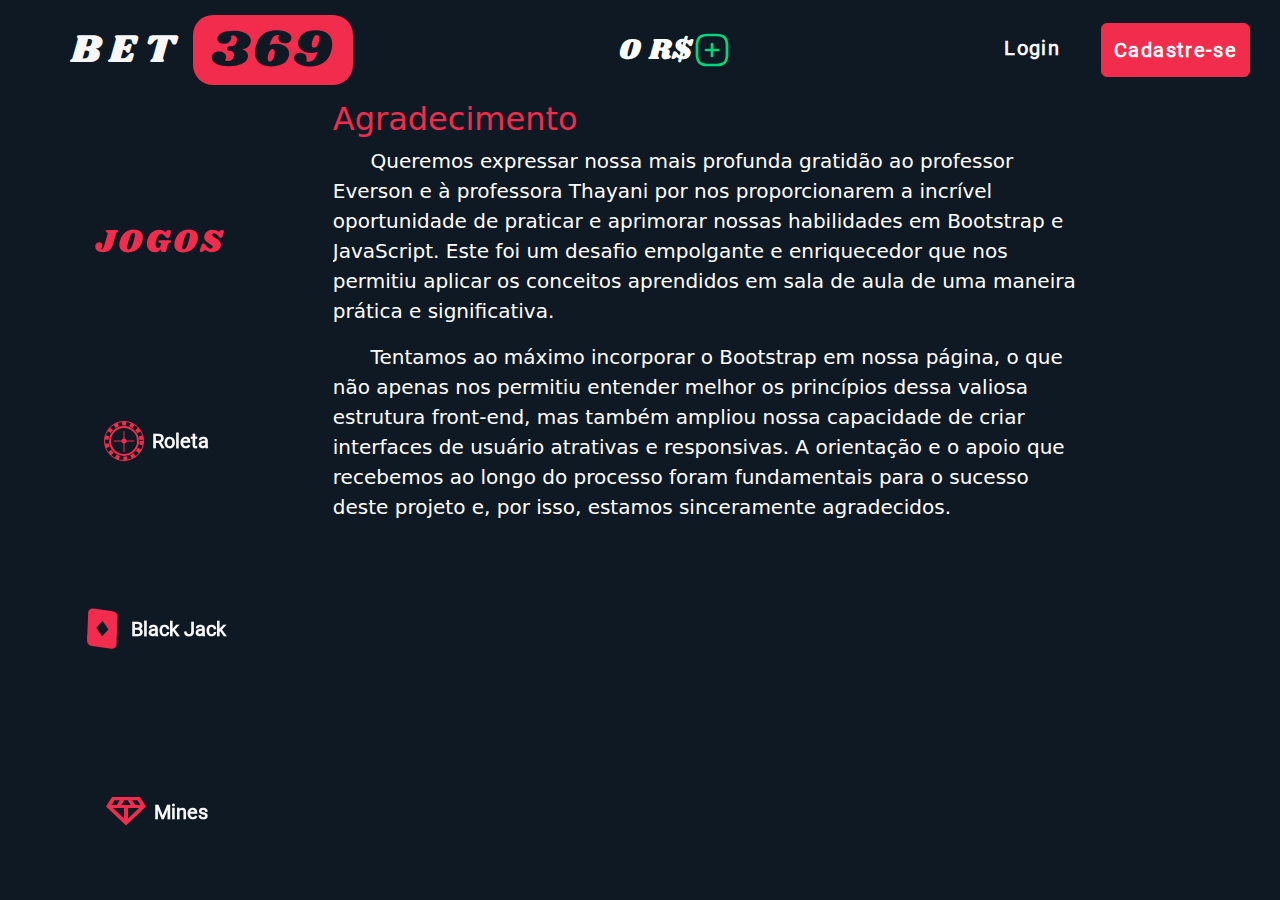
<file: html/agradecimento.html>
<!DOCTYPE html>
<html lang="pt-br">

<head>
    <meta charset="UTF-8">
    <meta name="viewport" content="width=device-width, initial-scale=1.0">
    <link rel="stylesheet" href="../Bootstrap/bootstrap.min.css">
    <link rel="stylesheet" href="../css/mines.css">
    <link rel="stylesheet" href="../css/style.css">
    <link rel="stylesheet" href="../css/sobrenos.css">
    <script defer src="../js/mines.js"></script>
    <script defer src="../js/money.js"></script>
    <title>Agradecimentos</title>
</head>

<body>
    <header class="navbar navbar-expand-lg ">
        <div class="container-fluid">

            <a href="../index.html" class="home d-flex align-items-center justify-content-around">
                <div class="bet">B E T</div>
                <div class="quadmn d-flex justify-content-center align-items-center"><div class="mn d-flex"> 3 <div>69</div></div></div>
            </a>    

            <div class="money d-flex align-items-center">
                <div class="atu-money">0.00</div>
                <div class="rs d-flex justify-content-center align-items-center">R$</div>
                <div href="https://google.com">
                    <svg width="34" height="34" viewBox="0 0 34 34" fill="none" xmlns="http://www.w3.org/2000/svg">
                    <path d="M11 17H23" stroke="#04D47C" stroke-width="2.73906" stroke-linecap="round" stroke-linejoin="round"/>
                    <path d="M17 23V11" stroke="#04D47C" stroke-width="2.73906" stroke-linecap="round" stroke-linejoin="round"/>
                    <path d="M12.5 32H21.5C29 32 32 29 32 21.5V12.5C32 5 29 2 21.5 2H12.5C5 2 2 5 2 12.5V21.5C2 29 5 32 12.5 32Z" stroke="#04D47C" stroke-width="2.73906" stroke-linecap="round" stroke-linejoin="round"/>
                    </svg>

                </div>
            </div>
            <div class="cadastro-loginn">
                <a class="login" href="./login.html">Login</a>
                <a href="./cadastro.html"><button type="button" class="cadastro btn btn-pink">Cadastre-se</button></a>
            </div>
        </div>
    </header>
    <div class="sidebar d-flex flex-column just align-items-center justify-content-around">
        <h1 class="title-jogos">JOGOS</h1>
        <a href="../html/Roleta2.html" class="roleta d-flex align-items-center">
            <svg xmlns="http://www.w3.org/2000/svg" width="40" height="40" viewBox="0 0 40 40" fill="none">
                <circle cx="20" cy="20" r="19.5" stroke="#F12C4C" />
                <circle cx="20" cy="20" r="14" stroke="#F12C4C" stroke-width="2" />
                <circle cx="20" cy="20" r="17.5" stroke="#F12C4C" stroke-width="4" stroke-dasharray="4 4" />
                <path d="M20 10.625L20 30.625" stroke="#F12C4C" stroke-linecap="round" />
                <path d="M10 20L30 20" stroke="#F12C4C" stroke-linecap="round" />
                <circle cx="20" cy="20" r="2.5" fill="#F12C4C" />
            </svg>
            <div class="title-games mx-2">Roleta</div>
        </a>
        <div class="black-jack d-flex align-items-center">
            <svg class="more-cartas" xmlns="http://www.w3.org/2000/svg" width="18" height="20" viewBox="0 0 18 20"
                fill="none">
                <path
                    d="M4.992 15.3056L2.92867 14.4423C1.63649 13.9747 0.761138 13.1739 0.302621 12.0401C-0.155896 10.9062 -0.0933706 9.78243 0.490196 8.66872L4.992 0.25116V15.3056ZM14.996 20C13.6204 20 12.4425 19.5684 11.4621 18.705C10.4817 17.8417 9.99233 16.8165 9.994 15.6294V2.73326L16.6842 18.5971C16.8092 18.8489 16.9134 19.0921 16.9968 19.3266C17.0802 19.5612 17.2261 19.7857 17.4345 20H14.996Z"
                    fill="#F12C4C" />
            </svg>
            <svg class="cartas" xmlns="http://www.w3.org/2000/svg" width="41" height="42" viewBox="0 0 41 42"
                fill="none">
                <path
                    d="M23.1908 27.8571L26.0669 18.8999L17.1884 13.612L14.3122 22.5691L23.1908 27.8571ZM18.0637 40.969C16.7716 41.3647 15.4794 41.3108 14.1872 40.8072C12.895 40.3035 12.0197 39.4942 11.5611 38.379L0.494211 11.9932C0.0356939 10.8781 0.0982183 9.77154 0.681785 8.67366C1.26535 7.57578 2.20323 6.82971 3.49541 6.43545L22.3154 0.499991C23.6076 0.104293 24.8898 0.158252 26.162 0.661867C27.4342 1.16548 28.2987 1.97486 28.7555 3.09001L39.885 29.4758C40.3435 30.591 40.281 31.6975 39.6974 32.7954C39.1138 33.8932 38.1759 34.6393 36.8838 35.0336L18.0637 40.969Z"
                    fill="#F12C4C" />
            </svg>
            <div class="title-games mx-2">Black Jack</div>
        </div>

        <a href="../html/Mines2.html" class="mines d-flex align-items-center">
            <svg class="bandeira" xmlns="http://www.w3.org/2000/svg" width="19" height="31" viewBox="0 0 19 31"
                fill="none">
                <path
                    d="M14.7564 7.998L2.32996 2.635V1.1625C2.32996 0.527 1.80183 0 1.16498 0C0.528124 0 0 0.527 0 1.1625V29.8375C0 30.473 0.528124 31 1.16498 31C1.80183 31 2.32996 30.473 2.32996 29.8375V23.6995L15.0981 17.4065H15.1136C17.6921 16.0735 19.0746 14.353 18.9969 12.5395C18.9192 10.726 17.4125 9.114 14.7564 7.998Z"
                    fill="#F12C4C" />
            </svg>
            <svg class="diamante-icon" xmlns="http://www.w3.org/2000/svg" width="40" height="29" viewBox="0 0 40 29"
                fill="none">
                <path
                    d="M20 28.4627L0 9.48755L6 0H34L40 9.48755L20 28.4627ZM15.25 7.9063H24.75L21.75 3.16252H18.25L15.25 7.9063ZM18 21.6237V11.0688H6.9L18 21.6237ZM22 21.6237L33.1 11.0688H22V21.6237ZM29.2 7.9063H34.5L31.5 3.16252H26.2L29.2 7.9063ZM5.5 7.9063H10.8L13.8 3.16252H8.5L5.5 7.9063Z"
                    fill="#F12C4C" />
            </svg>
            <div class="title-games mx-2">Mines</div>
        </a>
    </div>
    </div>

    <div class="tela d-flex flex-wrap float-end">
        <div class="container-sobre">
            <h2 class="titulo-sobre">Agradecimento</h2>
            <p class="text-sobre text-white">
                Queremos expressar nossa mais profunda gratidão ao professor Everson e à professora Thayani por nos proporcionarem a incrível oportunidade de praticar e aprimorar nossas habilidades em Bootstrap e JavaScript. Este foi um desafio empolgante e enriquecedor que nos permitiu aplicar os conceitos aprendidos em sala de aula de uma maneira prática e significativa.
              </p>
              <p class="text-sobre text-white">
                Tentamos ao máximo incorporar o Bootstrap em nossa página, o que não apenas nos permitiu entender melhor os princípios dessa valiosa estrutura front-end, mas também ampliou nossa capacidade de criar interfaces de usuário atrativas e responsivas. A orientação e o apoio que recebemos ao longo do processo foram fundamentais para o sucesso deste projeto e, por isso, estamos sinceramente agradecidos.
              </p>
              
        </div>
    </div>



    <div class="add-money d-flex justify-content-around align-items-center flex-column">
        <div class="money-title">Adicionar dinheiro</div>
        <div class="money-add btn vt btn-buy d-flex justify-content-center align-items-center">+25R$</div>
        <div class="money-add btn cqu btn-buy d-flex justify-content-center align-items-center">+50R$</div>
    </div>

    <audio class="diamante-sound" src="../sounds/Diamante.mp3"></audio>
    <audio class="bomba-sound" src="../sounds/Bomb.mp3"></audio>
</body>

</html>
</file>
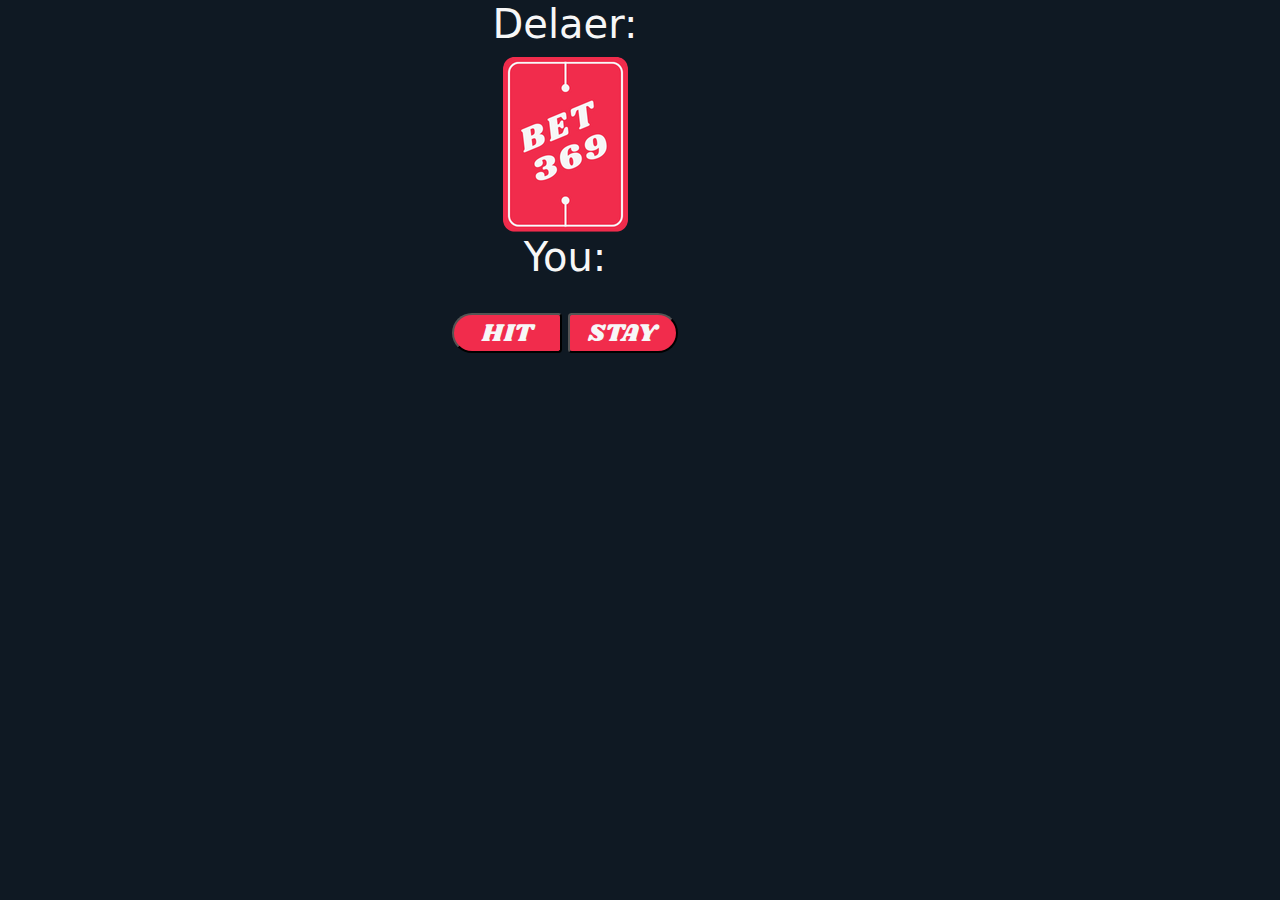
<file: html/blackjack.html>
<!DOCTYPE html>
<html lang="en">
<head>
    <meta charset="UTF-8">
    <meta name="viewport" content="width=device-width, initial-scale=1.0">


    <link rel="stylesheet" href="../css/style.css">
    <link rel="stylesheet" href="../Bootstrap/bootstrap.min.css">
    <script src="../Bootstrap/bootstrap.min.js"></script>
    <script defer src="../js/money.js"></script>

    <link rel="stylesheet" href="../css/styleBJ.css">
    <script src="../js/blackjack.js"></script>

    <title>BET 369 | Blackjack</title>
</head>
<body>
    
    <div class="blackjack">
        <h1>Delaer: <span id="totalDealer"></span></h1>
        <div id="dealer-cards">
            <img id="hidden" src="../imgs/cards/BACK.png">
        </div>

        <h1>You: <span id="totalYour"></span></h1>
        <div id="your-cards"></div>

        <br>
        <div class="buttons">
            <button id="hit">HIT</button>
            <button id="stay">STAY</button>
        </div>

        <p id="results"></p>

        <br>
        
    </div>

</body>
</html>
</file>
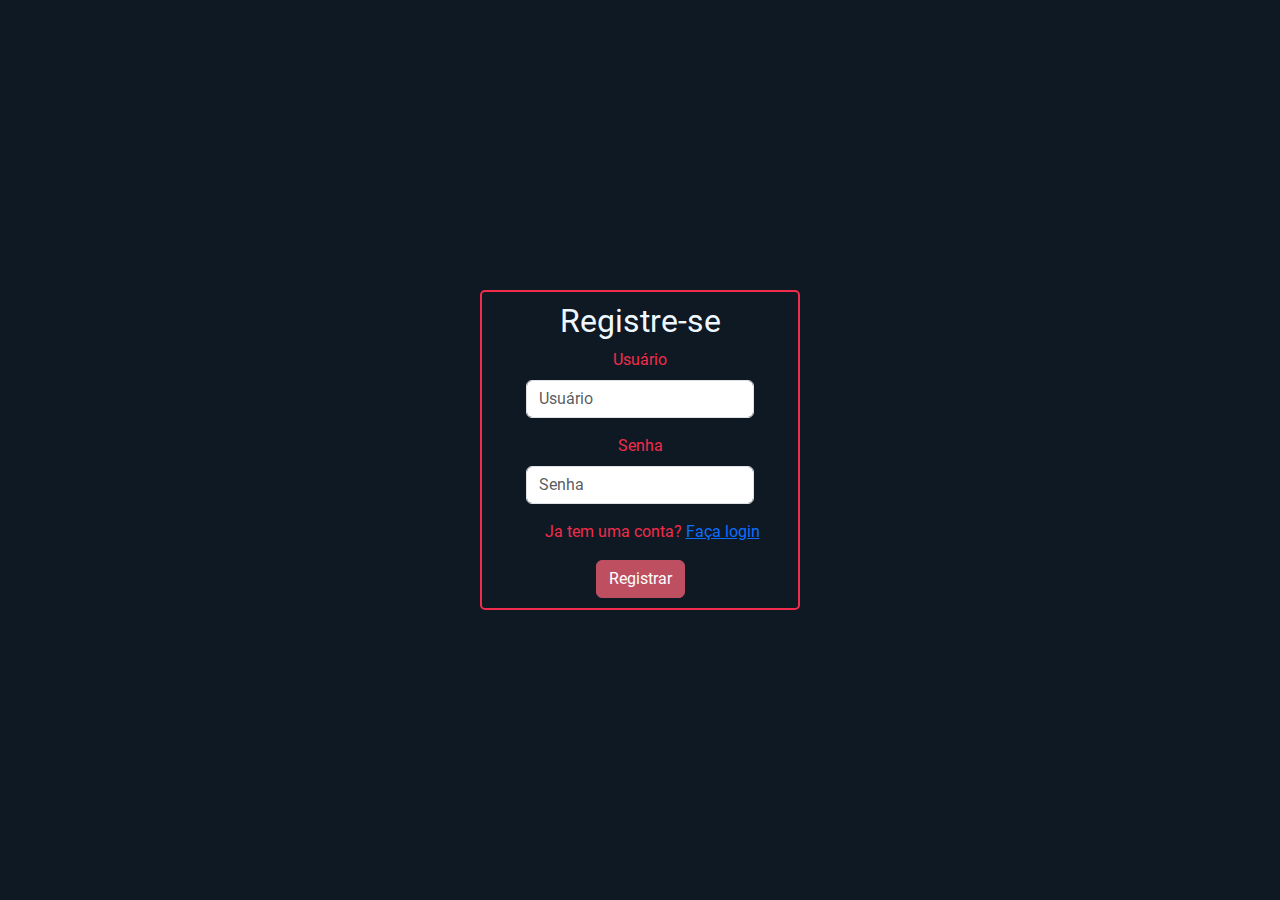
<file: html/cadastro.html>
<!DOCTYPE html>
<html>
<head>
    <title>Registro de Usuário</title>
    <link rel="stylesheet" href="../Bootstrap/bootstrap.min.css">
    <link rel="stylesheet" href="../css/registro.css">
    <script defer src="../js/localstorage.js"></script>
    <script defer src="https://code.jquery.com/jquery-3.5.1.slim.min.js"></script>
    <script defer src="https://cdn.jsdelivr.net/npm/@popperjs/core@2.9.3/dist/umd/popper.min.js"></script>
    <script defer src="https://maxcdn.bootstrapcdn.com/bootstrap/4.5.2/js/bootstrap.min.js"></script>
</head>
<body>
    <div class="formulario">
        <fieldset>
            <form id="registro-form">
                <h1>Registre-se</h1>
                <div class="mb-3">
                    <label for="username" class="form-label">Usuário</label>
                    <input type="text" class="form-control" id="username" placeholder="Usuário">
                </div>
                <div class="mb-3">
                    <label for="password" class="form-label">Senha</label>
                    <input type="password" class="form-control" id="password" placeholder="Senha">
                </div>
                <div class="mb-3 form-check">
                    <label class="form-check-label" for="exampleCheck1">Ja tem uma conta? <a href="./login.html">Faça login</a></label>
                </div>
                <button type="submit" class="btn btn-primary">Registrar</button>
            </form>
        </fieldset> 
    </div>
</body>
</html>
</file>
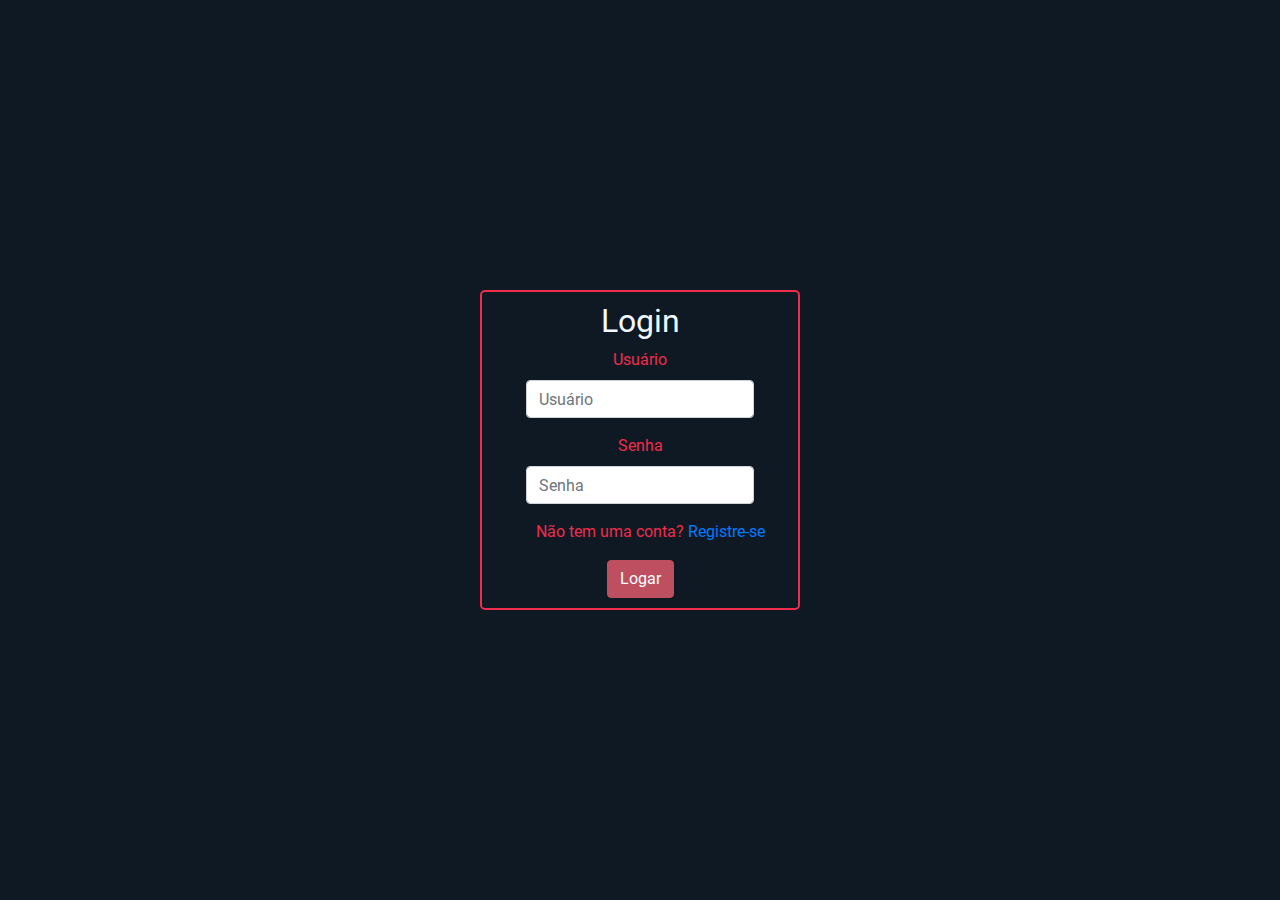
<file: html/login.html>
<!DOCTYPE html>
<html>
<head>
    <meta charset="UTF-8">
    <meta http-equiv="X-UA-Compatible" content="IE=edge">
    <meta name="viewport" content="width=device-width, initial-scale=1.0">
    <title>Login de Usuário</title>
    <link rel="stylesheet" href="https://maxcdn.bootstrapcdn.com/bootstrap/4.5.2/css/bootstrap.min.css">
    <link rel="stylesheet" href="../css/registro.css">
</head>
<body>
    <div class="formulario">
        <fieldset>
            <form id="login-form">
                <h1>Login</h1>
                <div class="mb-3">
                    <label for="username" class="form-label">Usuário</label>
                    <input type="text" class="form-control" id="username" aria-describedby="emailHelp" placeholder="Usuário">
                </div>
                <div class="mb-3">
                    <label for="password" class="form-label">Senha</label>
                    <input type="password" class="form-control" id="password" placeholder="Senha">
                </div>
                <div class="mb-3 form-check">
                    <label class="form-check-label" for="exampleCheck1">Não tem uma conta? <a href="./cadastro.html">Registre-se</a></label>
                </div>
                <button type="submit" class="btn btn-primary">Logar</button>
            </form>
        </fieldset> 
    </div>
    <script src="../js/localstorage.js"></script>
</body>
</html>
</file>
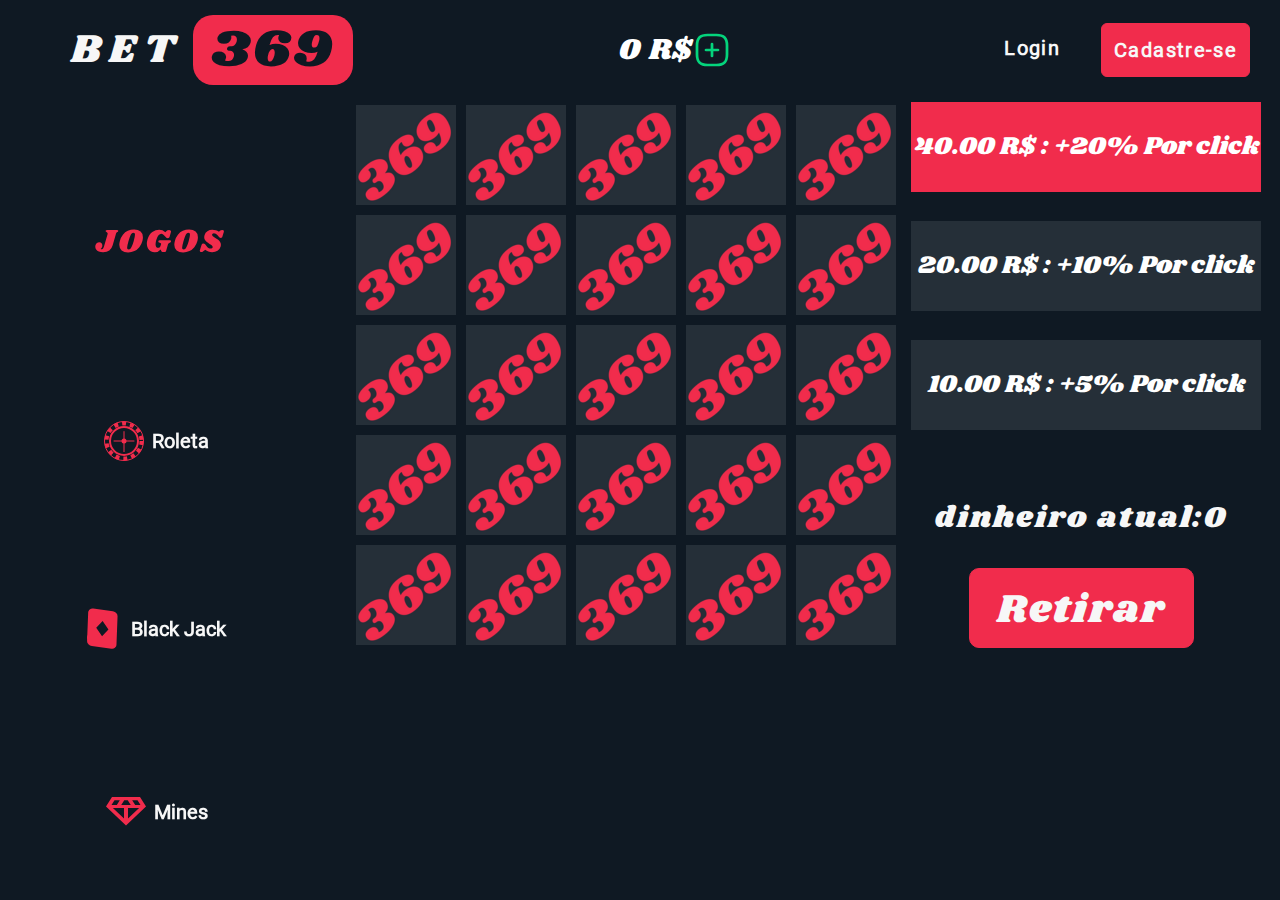
<file: html/Mines2.html>
<!DOCTYPE html>
<html lang="pt-br">

<head>
    <meta charset="UTF-8">
    <meta name="viewport" content="width=device-width, initial-scale=1.0">
    <link rel="stylesheet" href="../Bootstrap/bootstrap.min.css">
    <link rel="stylesheet" href="../css/mines.css">
    <link rel="stylesheet" href="../css/style.css">

    <script defer src="../js/mines.js"></script>
    <script defer src="../js/money.js"></script>
    <title>BET 369 | Mines</title>
</head>

<body>
    <header class="navbar navbar-expand-lg ">
        <div class="container-fluid">

            <a href="../index.html" class="home d-flex align-items-center justify-content-around">
                <div class="bet">B E T</div>
                <div class="quadmn d-flex justify-content-center align-items-center"><div class="mn d-flex"> 3 <div>69</div></div></div>
            </a>    

            <div class="money d-flex align-items-center">
                <div class="atu-money">0.00</div>
                <div class="rs d-flex justify-content-center align-items-center">R$</div>
                <div href="https://google.com">
                    <svg width="34" height="34" viewBox="0 0 34 34" fill="none" xmlns="http://www.w3.org/2000/svg">
                    <path d="M11 17H23" stroke="#04D47C" stroke-width="2.73906" stroke-linecap="round" stroke-linejoin="round"/>
                    <path d="M17 23V11" stroke="#04D47C" stroke-width="2.73906" stroke-linecap="round" stroke-linejoin="round"/>
                    <path d="M12.5 32H21.5C29 32 32 29 32 21.5V12.5C32 5 29 2 21.5 2H12.5C5 2 2 5 2 12.5V21.5C2 29 5 32 12.5 32Z" stroke="#04D47C" stroke-width="2.73906" stroke-linecap="round" stroke-linejoin="round"/>
                    </svg>

                </div>
            </div>
            <div class="cadastro-loginn">
                <a class="login" href="./login.html">Login</a>
                <a href="./cadastro.html"><button type="button" class="cadastro btn btn-pink">Cadastre-se</button></a>
            </div>
        </div>
    </header>
    <div class="sidebar d-flex flex-column just align-items-center justify-content-around">
        <h1 class="title-jogos">JOGOS</h1>
        <a href="../html/Roleta2.html" class="roleta d-flex align-items-center">
            <svg xmlns="http://www.w3.org/2000/svg" width="40" height="40" viewBox="0 0 40 40" fill="none">
                <circle cx="20" cy="20" r="19.5" stroke="#F12C4C" />
                <circle cx="20" cy="20" r="14" stroke="#F12C4C" stroke-width="2" />
                <circle cx="20" cy="20" r="17.5" stroke="#F12C4C" stroke-width="4" stroke-dasharray="4 4" />
                <path d="M20 10.625L20 30.625" stroke="#F12C4C" stroke-linecap="round" />
                <path d="M10 20L30 20" stroke="#F12C4C" stroke-linecap="round" />
                <circle cx="20" cy="20" r="2.5" fill="#F12C4C" />
            </svg>
            <div class="title-games mx-2">Roleta</div>
        </a>
        <a href="blackjack2.html" class="black-jack d-flex align-items-center">
            <svg class="more-cartas" xmlns="http://www.w3.org/2000/svg" width="18" height="20" viewBox="0 0 18 20"
                fill="none">
                <path
                    d="M4.992 15.3056L2.92867 14.4423C1.63649 13.9747 0.761138 13.1739 0.302621 12.0401C-0.155896 10.9062 -0.0933706 9.78243 0.490196 8.66872L4.992 0.25116V15.3056ZM14.996 20C13.6204 20 12.4425 19.5684 11.4621 18.705C10.4817 17.8417 9.99233 16.8165 9.994 15.6294V2.73326L16.6842 18.5971C16.8092 18.8489 16.9134 19.0921 16.9968 19.3266C17.0802 19.5612 17.2261 19.7857 17.4345 20H14.996Z"
                    fill="#F12C4C" />
            </svg>
            <svg class="cartas" xmlns="http://www.w3.org/2000/svg" width="41" height="42" viewBox="0 0 41 42"
                fill="none">
                <path
                    d="M23.1908 27.8571L26.0669 18.8999L17.1884 13.612L14.3122 22.5691L23.1908 27.8571ZM18.0637 40.969C16.7716 41.3647 15.4794 41.3108 14.1872 40.8072C12.895 40.3035 12.0197 39.4942 11.5611 38.379L0.494211 11.9932C0.0356939 10.8781 0.0982183 9.77154 0.681785 8.67366C1.26535 7.57578 2.20323 6.82971 3.49541 6.43545L22.3154 0.499991C23.6076 0.104293 24.8898 0.158252 26.162 0.661867C27.4342 1.16548 28.2987 1.97486 28.7555 3.09001L39.885 29.4758C40.3435 30.591 40.281 31.6975 39.6974 32.7954C39.1138 33.8932 38.1759 34.6393 36.8838 35.0336L18.0637 40.969Z"
                    fill="#F12C4C" />
            </svg>
            <div class="title-games mx-2">Black Jack</div>
        </a>

        <a href="../html/Mines2.html" class="mines d-flex align-items-center">
            <svg class="bandeira" xmlns="http://www.w3.org/2000/svg" width="19" height="31" viewBox="0 0 19 31"
                fill="none">
                <path
                    d="M14.7564 7.998L2.32996 2.635V1.1625C2.32996 0.527 1.80183 0 1.16498 0C0.528124 0 0 0.527 0 1.1625V29.8375C0 30.473 0.528124 31 1.16498 31C1.80183 31 2.32996 30.473 2.32996 29.8375V23.6995L15.0981 17.4065H15.1136C17.6921 16.0735 19.0746 14.353 18.9969 12.5395C18.9192 10.726 17.4125 9.114 14.7564 7.998Z"
                    fill="#F12C4C" />
            </svg>
            <svg class="diamante-icon" xmlns="http://www.w3.org/2000/svg" width="40" height="29" viewBox="0 0 40 29"
                fill="none">
                <path
                    d="M20 28.4627L0 9.48755L6 0H34L40 9.48755L20 28.4627ZM15.25 7.9063H24.75L21.75 3.16252H18.25L15.25 7.9063ZM18 21.6237V11.0688H6.9L18 21.6237ZM22 21.6237L33.1 11.0688H22V21.6237ZM29.2 7.9063H34.5L31.5 3.16252H26.2L29.2 7.9063ZM5.5 7.9063H10.8L13.8 3.16252H8.5L5.5 7.9063Z"
                    fill="#F12C4C" />
            </svg>
            <div class="title-games mx-2">Mines</div>
        </a>



    </div>

    </div>

    <div class="tela position-absolute top-2 end-0 d-flex align-items-center flex-column">
                <div class="play d-flex">
                    <div class="container-mines">
                    </div>
                    <div class="porc-de-vitoria d-flex flex-column align-items-center justify-content-around">
                        <div class="em vinte porc d-flex align-items-center justify-content-center mb-4">
                            40.00 R$ : +20% Por click
                        </div>
                        <div class="cinquenta porc d-flex align-items-center justify-content-center mb-4">
                            20.00 R$ : +10% Por click
                        </div>
                        <div class=" sessenta porc d-flex align-items-center justify-content-center mb-5">
                            10.00 R$ : +5% Por click
                        </div>
                        <div class="dindin d-flex">
                            dinheiro atual: 
                            <div class="dinheiro-retirada">0</div>
                        </div>
                        <div class="btn btn-pink button Retirar">Retirar</div>
                    </div>

                </div>
         </div>
    </div>

    <div class="add-money d-flex justify-content-around align-items-center flex-column">
        <div class="money-title">Adicionar dinheiro</div>
        <div class="money-add btn vt btn-buy d-flex justify-content-center align-items-center">+25R$</div>
        <div class="money-add btn cqu btn-buy d-flex justify-content-center align-items-center">+50R$</div>
    </div>

    <audio class="diamante-sound" src="../sounds/Diamante.mp3"></audio>
    <audio class="bomba-sound" src="../sounds/Bomb.mp3"></audio>
</body>

</html>
</file>
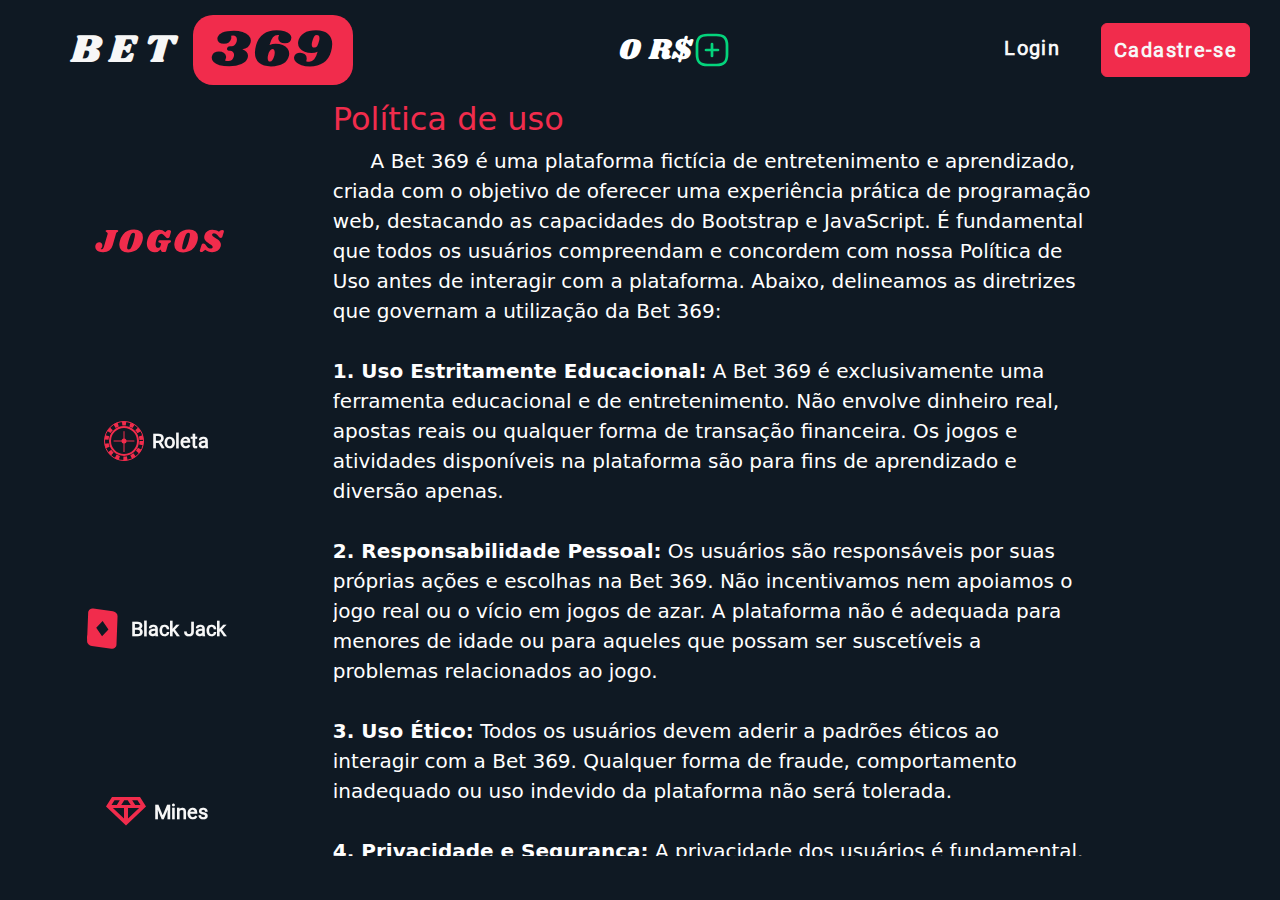
<file: html/politicadeuso.html>
<!DOCTYPE html>
<html lang="pt-br">
<head>
    <meta charset="UTF-8">
    <meta name="viewport" content="width=device-width, initial-scale=1.0">
    <link rel="stylesheet" href="../Bootstrap/bootstrap.min.css">
    <link rel="stylesheet" href="../css/mines.css">
    <link rel="stylesheet" href="../css/style.css">
    <link rel="stylesheet" href="../css/sobrenos.css">
    <script defer src="../js/mines.js"></script>
    <script defer src="../js/money.js"></script>
    <title>Política de uso</title>
</head>

<body>
    <header class="navbar navbar-expand-lg ">
        <div class="container-fluid">

            <a href="../index.html" class="home d-flex align-items-center justify-content-around">
                <div class="bet">B E T</div>
                <div class="quadmn d-flex justify-content-center align-items-center"><div class="mn d-flex"> 3 <div>69</div></div></div>
            </a>    

            <div class="money d-flex align-items-center">
                <div class="atu-money">0.00</div>
                <div class="rs d-flex justify-content-center align-items-center">R$</div>
                <div href="https://google.com">
                    <svg width="34" height="34" viewBox="0 0 34 34" fill="none" xmlns="http://www.w3.org/2000/svg">
                    <path d="M11 17H23" stroke="#04D47C" stroke-width="2.73906" stroke-linecap="round" stroke-linejoin="round"/>
                    <path d="M17 23V11" stroke="#04D47C" stroke-width="2.73906" stroke-linecap="round" stroke-linejoin="round"/>
                    <path d="M12.5 32H21.5C29 32 32 29 32 21.5V12.5C32 5 29 2 21.5 2H12.5C5 2 2 5 2 12.5V21.5C2 29 5 32 12.5 32Z" stroke="#04D47C" stroke-width="2.73906" stroke-linecap="round" stroke-linejoin="round"/>
                    </svg>

                </div>
            </div>
            <div class="cadastro-loginn">
                <a class="login" href="./login.html">Login</a>
                <a href="./cadastro.html"><button type="button" class="cadastro btn btn-pink">Cadastre-se</button></a>
            </div>
        </div>
    </header>
    <div class="sidebar d-flex flex-column just align-items-center justify-content-around">
        <h1 class="title-jogos">JOGOS</h1>
        <a href="../html/Roleta2.html" class="roleta d-flex align-items-center">
            <svg xmlns="http://www.w3.org/2000/svg" width="40" height="40" viewBox="0 0 40 40" fill="none">
                <circle cx="20" cy="20" r="19.5" stroke="#F12C4C" />
                <circle cx="20" cy="20" r="14" stroke="#F12C4C" stroke-width="2" />
                <circle cx="20" cy="20" r="17.5" stroke="#F12C4C" stroke-width="4" stroke-dasharray="4 4" />
                <path d="M20 10.625L20 30.625" stroke="#F12C4C" stroke-linecap="round" />
                <path d="M10 20L30 20" stroke="#F12C4C" stroke-linecap="round" />
                <circle cx="20" cy="20" r="2.5" fill="#F12C4C" />
            </svg>
            <div class="title-games mx-2">Roleta</div>
        </a>
        <div class="black-jack d-flex align-items-center">
            <svg class="more-cartas" xmlns="http://www.w3.org/2000/svg" width="18" height="20" viewBox="0 0 18 20"
                fill="none">
                <path
                    d="M4.992 15.3056L2.92867 14.4423C1.63649 13.9747 0.761138 13.1739 0.302621 12.0401C-0.155896 10.9062 -0.0933706 9.78243 0.490196 8.66872L4.992 0.25116V15.3056ZM14.996 20C13.6204 20 12.4425 19.5684 11.4621 18.705C10.4817 17.8417 9.99233 16.8165 9.994 15.6294V2.73326L16.6842 18.5971C16.8092 18.8489 16.9134 19.0921 16.9968 19.3266C17.0802 19.5612 17.2261 19.7857 17.4345 20H14.996Z"
                    fill="#F12C4C" />
            </svg>
            <svg class="cartas" xmlns="http://www.w3.org/2000/svg" width="41" height="42" viewBox="0 0 41 42"
                fill="none">
                <path
                    d="M23.1908 27.8571L26.0669 18.8999L17.1884 13.612L14.3122 22.5691L23.1908 27.8571ZM18.0637 40.969C16.7716 41.3647 15.4794 41.3108 14.1872 40.8072C12.895 40.3035 12.0197 39.4942 11.5611 38.379L0.494211 11.9932C0.0356939 10.8781 0.0982183 9.77154 0.681785 8.67366C1.26535 7.57578 2.20323 6.82971 3.49541 6.43545L22.3154 0.499991C23.6076 0.104293 24.8898 0.158252 26.162 0.661867C27.4342 1.16548 28.2987 1.97486 28.7555 3.09001L39.885 29.4758C40.3435 30.591 40.281 31.6975 39.6974 32.7954C39.1138 33.8932 38.1759 34.6393 36.8838 35.0336L18.0637 40.969Z"
                    fill="#F12C4C" />
            </svg>
            <div class="title-games mx-2">Black Jack</div>
        </div>

        <a href="../html/Mines2.html" class="mines d-flex align-items-center">
            <svg class="bandeira" xmlns="http://www.w3.org/2000/svg" width="19" height="31" viewBox="0 0 19 31"
                fill="none">
                <path
                    d="M14.7564 7.998L2.32996 2.635V1.1625C2.32996 0.527 1.80183 0 1.16498 0C0.528124 0 0 0.527 0 1.1625V29.8375C0 30.473 0.528124 31 1.16498 31C1.80183 31 2.32996 30.473 2.32996 29.8375V23.6995L15.0981 17.4065H15.1136C17.6921 16.0735 19.0746 14.353 18.9969 12.5395C18.9192 10.726 17.4125 9.114 14.7564 7.998Z"
                    fill="#F12C4C" />
            </svg>
            <svg class="diamante-icon" xmlns="http://www.w3.org/2000/svg" width="40" height="29" viewBox="0 0 40 29"
                fill="none">
                <path
                    d="M20 28.4627L0 9.48755L6 0H34L40 9.48755L20 28.4627ZM15.25 7.9063H24.75L21.75 3.16252H18.25L15.25 7.9063ZM18 21.6237V11.0688H6.9L18 21.6237ZM22 21.6237L33.1 11.0688H22V21.6237ZM29.2 7.9063H34.5L31.5 3.16252H26.2L29.2 7.9063ZM5.5 7.9063H10.8L13.8 3.16252H8.5L5.5 7.9063Z"
                    fill="#F12C4C" />
            </svg>
            <div class="title-games mx-2">Mines</div>
        </a>
    </div>
    </div>

    <div class="tela d-flex flex-wrap float-end">
        <div class="container-sobre">
            <h2 class="titulo-sobre">Política de uso</h2>
            <p class="text-sobre text-white">
                A Bet 369 é uma plataforma fictícia de entretenimento e aprendizado, criada com o objetivo de oferecer uma experiência prática de programação web, destacando as capacidades do Bootstrap e JavaScript. É fundamental que todos os usuários compreendam e concordem com nossa Política de Uso antes de interagir com a plataforma. Abaixo, delineamos as diretrizes que governam a utilização da Bet 369:
                <br><br>
                <strong>1. Uso Estritamente Educacional:</strong>
                A Bet 369 é exclusivamente uma ferramenta educacional e de entretenimento. Não envolve dinheiro real, apostas reais ou qualquer forma de transação financeira. Os jogos e atividades disponíveis na plataforma são para fins de aprendizado e diversão apenas.
                <br><br>
                <strong>2. Responsabilidade Pessoal:</strong>
                Os usuários são responsáveis por suas próprias ações e escolhas na Bet 369. Não incentivamos nem apoiamos o jogo real ou o vício em jogos de azar. A plataforma não é adequada para menores de idade ou para aqueles que possam ser suscetíveis a problemas relacionados ao jogo.
                <br><br>
                <strong>3. Uso Ético:</strong>
                Todos os usuários devem aderir a padrões éticos ao interagir com a Bet 369. Qualquer forma de fraude, comportamento inadequado ou uso indevido da plataforma não será tolerada.
                <br><br>
                <strong>4. Privacidade e Segurança:</strong>
                A privacidade dos usuários é fundamental. Não coletamos informações pessoais dos usuários, e todos os dados inseridos na plataforma são apenas para fins de simulação. Os usuários devem manter suas informações de login em sigilo e garantir que suas contas sejam usadas de forma segura.
                <br><br>
                <strong>5. Feedback e Colaboração:</strong>
                Encorajamos os usuários a fornecer feedback construtivo sobre a plataforma, bem como a relatar qualquer problema técnico. A Bet 369 está em constante desenvolvimento, e suas sugestões são valiosas para aprimorar a experiência.
                <br><br>
                <strong>6. Direitos Autorais e Propriedade Intelectual:</strong>
                Todo o conteúdo da Bet 369, incluindo código, design e elementos gráficos, é de propriedade exclusiva dos criadores. Não é permitida a reprodução, redistribuição ou uso não autorizado de qualquer parte do site.
                <br><br>
                A utilização da Bet 369 implica na aceitação e concordância com esta Política de Uso. Os criadores da Bet 369 reservam-se o direito de modificar ou atualizar esta política conforme necessário. Os usuários são incentivados a revisitar periodicamente esta política para estar cientes de quaisquer mudanças. Lembre-se de que a Bet 369 é uma plataforma educativa e fictícia, criada para proporcionar um ambiente de aprendizado interativo e agradável.
              </p>
        </div>
    </div>



    <div class="add-money d-flex justify-content-around align-items-center flex-column">
        <div class="money-title">Adicionar dinheiro</div>
        <div class="money-add btn vt btn-buy d-flex justify-content-center align-items-center">+25R$</div>
        <div class="money-add btn cqu btn-buy d-flex justify-content-center align-items-center">+50R$</div>
    </div>

    <audio class="diamante-sound" src="../sounds/Diamante.mp3"></audio>
    <audio class="bomba-sound" src="../sounds/Bomb.mp3"></audio>
</body>

</html>
</file>
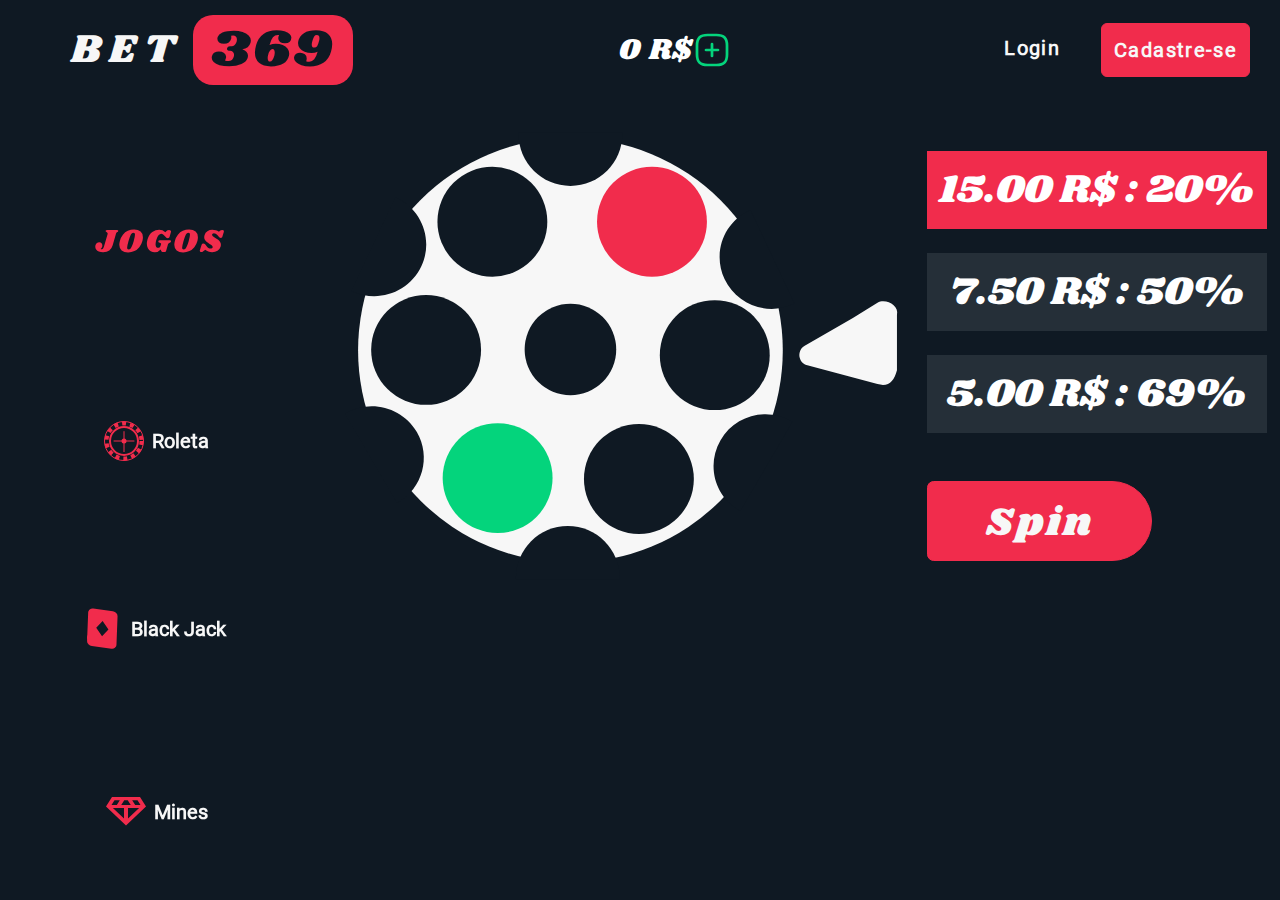
<file: html/Roleta2.html>
<!DOCTYPE html>
<html lang="pt-br">

<head>
    <meta charset="UTF-8">
    <meta name="viewport" content="width=device-width, initial-scale=1.0">
    <link rel="stylesheet" href="../Bootstrap/bootstrap.min.css">
    <link rel="stylesheet" href="../css/Roleta.css">
    <link rel="stylesheet" href="../css/style.css">
    <script defer src="../js/vai.js"></script>
    <script defer src="../js/money.js"></script>
    <title>BET 369 | Roleta</title>
</head>

<body>
    <header class="navbar navbar-expand-lg ">
        <div class="container-fluid">

            <a href="../index.html" class="home d-flex align-items-center justify-content-around">
                <div class="bet">B E T</div>
                <div class="quadmn d-flex justify-content-center align-items-center"><div class="mn d-flex"> 3 <div>69</div></div></div>
            </a>    

            <div class="money d-flex align-items-center">
                <div class="atu-money">0.00</div>
                <div class="rs d-flex justify-content-center align-items-center">R$</div>
                <div href="https://google.com">
                    <svg width="34" height="34" viewBox="0 0 34 34" fill="none" xmlns="http://www.w3.org/2000/svg">
                    <path d="M11 17H23" stroke="#04D47C" stroke-width="2.73906" stroke-linecap="round" stroke-linejoin="round"/>
                    <path d="M17 23V11" stroke="#04D47C" stroke-width="2.73906" stroke-linecap="round" stroke-linejoin="round"/>
                    <path d="M12.5 32H21.5C29 32 32 29 32 21.5V12.5C32 5 29 2 21.5 2H12.5C5 2 2 5 2 12.5V21.5C2 29 5 32 12.5 32Z" stroke="#04D47C" stroke-width="2.73906" stroke-linecap="round" stroke-linejoin="round"/>
                    </svg>

                </div>
            </div>
            <div class="cadastro-loginn">
                <a class="login" href="./login.html">Login</a>
                <a href="./cadastro.html"><button type="button" class="cadastro btn btn-pink">Cadastre-se</button></a>
            </div>
        </div>
    </header>
    <div class="sidebar d-flex flex-column just align-items-center justify-content-around">
        <h1 class="title-jogos">JOGOS</h1>
        <div class="roleta d-flex align-items-center">
            <svg xmlns="http://www.w3.org/2000/svg" width="40" height="40" viewBox="0 0 40 40" fill="none">
                <circle cx="20" cy="20" r="19.5" stroke="#F12C4C" />
                <circle cx="20" cy="20" r="14" stroke="#F12C4C" stroke-width="2" />
                <circle cx="20" cy="20" r="17.5" stroke="#F12C4C" stroke-width="4" stroke-dasharray="4 4" />
                <path d="M20 10.625L20 30.625" stroke="#F12C4C" stroke-linecap="round" />
                <path d="M10 20L30 20" stroke="#F12C4C" stroke-linecap="round" />
                <circle cx="20" cy="20" r="2.5" fill="#F12C4C" />
            </svg>
            <div class="title-games mx-2">Roleta</div>
        </div>
        <a href="blackjack2.html" class="black-jack d-flex align-items-center">
            <svg class="more-cartas" xmlns="http://www.w3.org/2000/svg" width="18" height="20" viewBox="0 0 18 20"
                fill="none">
                <path
                    d="M4.992 15.3056L2.92867 14.4423C1.63649 13.9747 0.761138 13.1739 0.302621 12.0401C-0.155896 10.9062 -0.0933706 9.78243 0.490196 8.66872L4.992 0.25116V15.3056ZM14.996 20C13.6204 20 12.4425 19.5684 11.4621 18.705C10.4817 17.8417 9.99233 16.8165 9.994 15.6294V2.73326L16.6842 18.5971C16.8092 18.8489 16.9134 19.0921 16.9968 19.3266C17.0802 19.5612 17.2261 19.7857 17.4345 20H14.996Z"
                    fill="#F12C4C" />
            </svg>
            <svg class="cartas" xmlns="http://www.w3.org/2000/svg" width="41" height="42" viewBox="0 0 41 42"
                fill="none">
                <path
                    d="M23.1908 27.8571L26.0669 18.8999L17.1884 13.612L14.3122 22.5691L23.1908 27.8571ZM18.0637 40.969C16.7716 41.3647 15.4794 41.3108 14.1872 40.8072C12.895 40.3035 12.0197 39.4942 11.5611 38.379L0.494211 11.9932C0.0356939 10.8781 0.0982183 9.77154 0.681785 8.67366C1.26535 7.57578 2.20323 6.82971 3.49541 6.43545L22.3154 0.499991C23.6076 0.104293 24.8898 0.158252 26.162 0.661867C27.4342 1.16548 28.2987 1.97486 28.7555 3.09001L39.885 29.4758C40.3435 30.591 40.281 31.6975 39.6974 32.7954C39.1138 33.8932 38.1759 34.6393 36.8838 35.0336L18.0637 40.969Z"
                    fill="#F12C4C" />
            </svg>
            <div class="title-games mx-2">Black Jack</div>
        </a>

        <a href="Mines2.html" class="mines d-flex align-items-center">
            <svg class="bandeira" xmlns="http://www.w3.org/2000/svg" width="19" height="31" viewBox="0 0 19 31"
                fill="none">
                <path
                    d="M14.7564 7.998L2.32996 2.635V1.1625C2.32996 0.527 1.80183 0 1.16498 0C0.528124 0 0 0.527 0 1.1625V29.8375C0 30.473 0.528124 31 1.16498 31C1.80183 31 2.32996 30.473 2.32996 29.8375V23.6995L15.0981 17.4065H15.1136C17.6921 16.0735 19.0746 14.353 18.9969 12.5395C18.9192 10.726 17.4125 9.114 14.7564 7.998Z"
                    fill="#F12C4C" />
            </svg>
            <svg class="diamante" xmlns="http://www.w3.org/2000/svg" width="40" height="29" viewBox="0 0 40 29"
                fill="none">
                <path
                    d="M20 28.4627L0 9.48755L6 0H34L40 9.48755L20 28.4627ZM15.25 7.9063H24.75L21.75 3.16252H18.25L15.25 7.9063ZM18 21.6237V11.0688H6.9L18 21.6237ZM22 21.6237L33.1 11.0688H22V21.6237ZM29.2 7.9063H34.5L31.5 3.16252H26.2L29.2 7.9063ZM5.5 7.9063H10.8L13.8 3.16252H8.5L5.5 7.9063Z"
                    fill="#F12C4C" />
            </svg>
            <div class="title-games mx-2">Mines</div>
        </a>



    </div>

    </div>

    <div class="tela position-absolute top-2 end-0 d-flex align-items-center flex-column">
        <audio class="yeaa" src="../sounds/win.mp3"></audio>
        <audio class="huuu" src="../sounds/lose.mp3"></audio>
        <audio class="RoletaSound" src="../sounds/RouletaSound.mp3"></audio>
        <div class="win winn">Win</div>
         <div class="spintest">
            <svg class="spin" width="450" height="512" viewBox="0 0 516 512" fill="none" xmlns="http://www.w3.org/2000/svg">
                <circle cx="258.5" cy="249.5" r="243.5" fill="#F7F7F7"/>
                <circle cx="169" cy="102" r="63" fill="#0F1923"/>
                <circle cx="258.5" cy="248.5" r="52.5" fill="#0F1923"/>
                <circle cx="352" cy="102" r="63" fill="#F12C4C"/>
                <circle class="men" cx="424" cy="255" r="63" fill="#0F1923"/>
                <circle cx="337" cy="397" r="63" fill="#0F1923"/>
                <circle cx="175" cy="396" r="63" fill="#04D47C"/>
                <circle class="cq" cx="92.9999" cy="249" r="63" fill="#0F1923"/>
                <path d="M199 0H318V1.5C318 34.3609 291.361 61 258.5 61C225.639 61 199 34.3609 199 1.49999V0Z" fill="#0F1923"/>
                <path d="M464.988 88.6479L515.4 195.923L514.183 196.486C484.478 210.23 449.112 197.359 435.191 167.736C421.27 138.112 434.066 102.956 463.771 89.2109L464.988 88.6479Z" fill="#0F1923"/>
                <path d="M7.32456 181.348L57.7363 74.0737L58.953 74.6366C88.6581 88.3815 101.454 123.538 87.5329 153.161C73.6121 182.784 38.2463 195.656 8.54121 181.911L7.32456 181.348Z" fill="#0F1923"/>
                <path d="M59.6422 424.616L2.44354e-06 322.109L1.10577 321.476C29.522 305.196 65.9092 314.946 82.3789 343.252C98.8486 371.559 89.1641 407.703 60.7479 423.982L59.6422 424.616Z" fill="#0F1923"/>
                <path d="M513 331.339L453.358 433.845L452.252 433.212C423.836 416.932 414.151 380.788 430.621 352.482C447.091 324.175 483.478 314.426 511.894 330.705L513 331.339Z" fill="#0F1923"/>
                <path d="M315 512H196V510.5C196 477.639 222.639 451 255.5 451C288.361 451 315 477.639 315 510.5V512Z" fill="#0F1923"/>
                </svg> 
    
                <svg class="arrow" style="z-index: 2;" xmlns="http://www.w3.org/2000/svg" width="132" height="120" viewBox="0 0 132 120" fill="none">
                    <path d="M82.4786 6.6567L57.8941 21.9068L9.72077 49.7197C1.47724 54.4791 3.1064 66.8196 12.3169 69.2877L82.4787 88.0873C93.7209 91.0996 98.945 85.3988 101.957 74.1566L101.957 41.6566L101.957 18.6566C104.339 9.49567 90.7222 1.8973 82.4786 6.6567Z" fill="#F7F7F7"/>
                  </svg>
                
                <div class="play">
                    <div class="porc-de-vitoria ">
                        <div class="em vinte porc d-flex align-items-center justify-content-center mb-4">
                            15.00 R$ : 20%
                        </div>
                        <div class="cinquenta porc d-flex align-items-center justify-content-center mb-4">
                            7.50 R$ : 50%
                        </div>
                        <div class=" sessenta porc d-flex align-items-center justify-content-center mb-5">
                            5.00 R$ : 69%
                        </div>
                    </div>
                    <div class="not none"></div>
                    <div class="btn btn-pink button">Spin</div>
                </div>
         </div>
    </div>

    <div class="add-money d-flex justify-content-around align-items-center flex-column">
        <div class="money-title">Adicionar dinheiro</div>
        <div class="money-add btn vt btn-buy d-flex justify-content-center align-items-center">+25R$</div>
        <div class="money-add btn cqu btn-buy d-flex justify-content-center align-items-center">+50R$</div>
    </div>
</body>

</html>
</file>
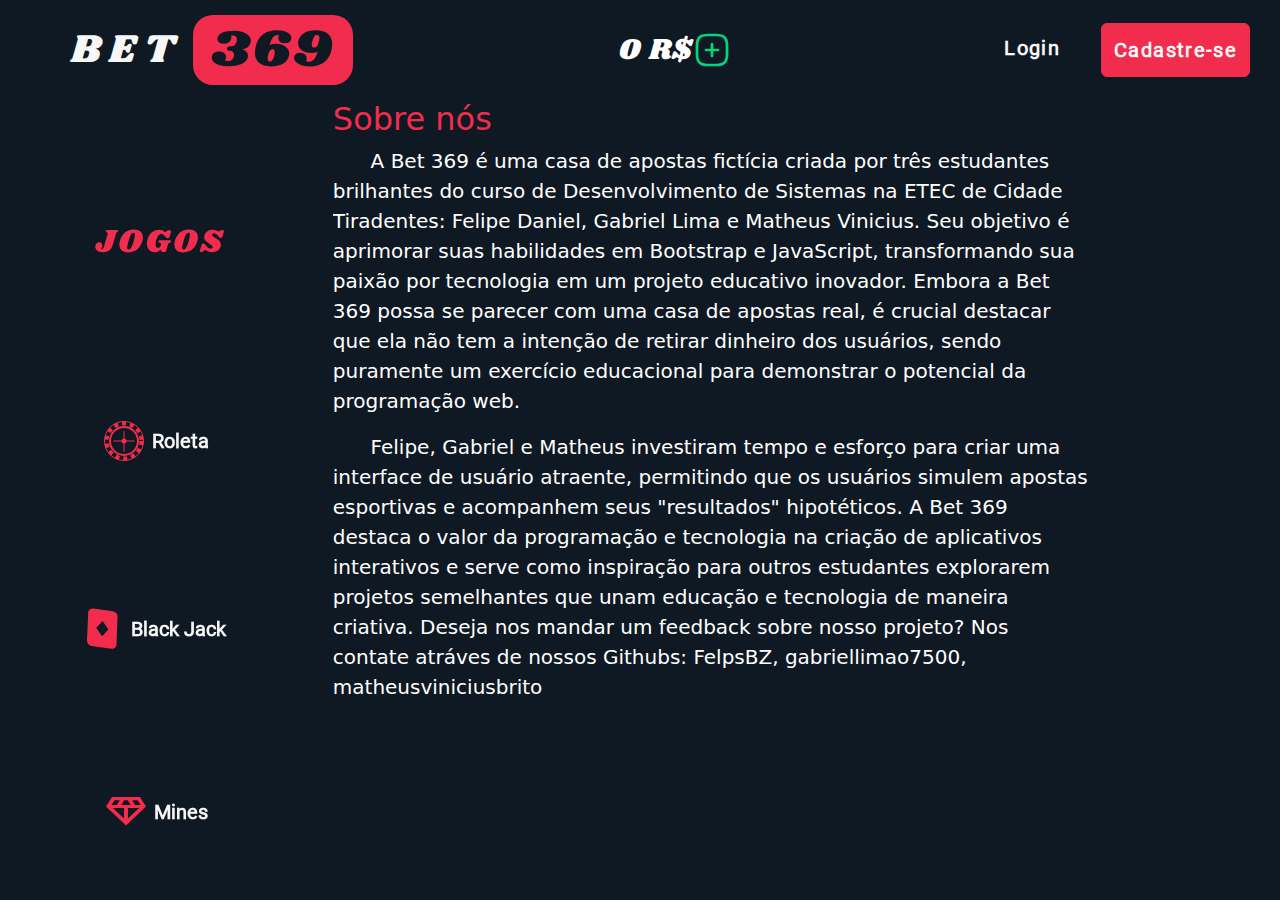
<file: html/sobrenos.html>
<!DOCTYPE html>
<html lang="pt-br">

<head>
    <meta charset="UTF-8">
    <meta name="viewport" content="width=device-width, initial-scale=1.0">
    <link rel="stylesheet" href="../Bootstrap/bootstrap.min.css">
    <link rel="stylesheet" href="../css/mines.css">
    <link rel="stylesheet" href="../css/style.css">
    <link rel="stylesheet" href="../css/sobrenos.css">
    <script defer src="../js/mines.js"></script>
    <script defer src="../js/money.js"></script>
    <title>Sobre nós</title>
</head>

<body>
    <header class="navbar navbar-expand-lg ">
        <div class="container-fluid">

            <a href="../index.html" class="home d-flex align-items-center justify-content-around">
                <div class="bet">B E T</div>
                <div class="quadmn d-flex justify-content-center align-items-center"><div class="mn d-flex"> 3 <div>69</div></div></div>
            </a>    

            <div class="money d-flex align-items-center">
                <div class="atu-money">0.00</div>
                <div class="rs d-flex justify-content-center align-items-center">R$</div>
                <div href="https://google.com">
                    <svg width="34" height="34" viewBox="0 0 34 34" fill="none" xmlns="http://www.w3.org/2000/svg">
                    <path d="M11 17H23" stroke="#04D47C" stroke-width="2.73906" stroke-linecap="round" stroke-linejoin="round"/>
                    <path d="M17 23V11" stroke="#04D47C" stroke-width="2.73906" stroke-linecap="round" stroke-linejoin="round"/>
                    <path d="M12.5 32H21.5C29 32 32 29 32 21.5V12.5C32 5 29 2 21.5 2H12.5C5 2 2 5 2 12.5V21.5C2 29 5 32 12.5 32Z" stroke="#04D47C" stroke-width="2.73906" stroke-linecap="round" stroke-linejoin="round"/>
                    </svg>

                </div>
            </div>
            <div class="cadastro-loginn">
                <a class="login" href="./login.html">Login</a>
                <a href="./cadastro.html"><button type="button" class="cadastro btn btn-pink">Cadastre-se</button></a>
            </div>
        </div>
    </header>
    <div class="sidebar d-flex flex-column just align-items-center justify-content-around">
        <h1 class="title-jogos">JOGOS</h1>
        <a href="../html/Roleta2.html" class="roleta d-flex align-items-center">
            <svg xmlns="http://www.w3.org/2000/svg" width="40" height="40" viewBox="0 0 40 40" fill="none">
                <circle cx="20" cy="20" r="19.5" stroke="#F12C4C" />
                <circle cx="20" cy="20" r="14" stroke="#F12C4C" stroke-width="2" />
                <circle cx="20" cy="20" r="17.5" stroke="#F12C4C" stroke-width="4" stroke-dasharray="4 4" />
                <path d="M20 10.625L20 30.625" stroke="#F12C4C" stroke-linecap="round" />
                <path d="M10 20L30 20" stroke="#F12C4C" stroke-linecap="round" />
                <circle cx="20" cy="20" r="2.5" fill="#F12C4C" />
            </svg>
            <div class="title-games mx-2">Roleta</div>
        </a>
        <div class="black-jack d-flex align-items-center">
            <svg class="more-cartas" xmlns="http://www.w3.org/2000/svg" width="18" height="20" viewBox="0 0 18 20"
                fill="none">
                <path
                    d="M4.992 15.3056L2.92867 14.4423C1.63649 13.9747 0.761138 13.1739 0.302621 12.0401C-0.155896 10.9062 -0.0933706 9.78243 0.490196 8.66872L4.992 0.25116V15.3056ZM14.996 20C13.6204 20 12.4425 19.5684 11.4621 18.705C10.4817 17.8417 9.99233 16.8165 9.994 15.6294V2.73326L16.6842 18.5971C16.8092 18.8489 16.9134 19.0921 16.9968 19.3266C17.0802 19.5612 17.2261 19.7857 17.4345 20H14.996Z"
                    fill="#F12C4C" />
            </svg>
            <svg class="cartas" xmlns="http://www.w3.org/2000/svg" width="41" height="42" viewBox="0 0 41 42"
                fill="none">
                <path
                    d="M23.1908 27.8571L26.0669 18.8999L17.1884 13.612L14.3122 22.5691L23.1908 27.8571ZM18.0637 40.969C16.7716 41.3647 15.4794 41.3108 14.1872 40.8072C12.895 40.3035 12.0197 39.4942 11.5611 38.379L0.494211 11.9932C0.0356939 10.8781 0.0982183 9.77154 0.681785 8.67366C1.26535 7.57578 2.20323 6.82971 3.49541 6.43545L22.3154 0.499991C23.6076 0.104293 24.8898 0.158252 26.162 0.661867C27.4342 1.16548 28.2987 1.97486 28.7555 3.09001L39.885 29.4758C40.3435 30.591 40.281 31.6975 39.6974 32.7954C39.1138 33.8932 38.1759 34.6393 36.8838 35.0336L18.0637 40.969Z"
                    fill="#F12C4C" />
            </svg>
            <div class="title-games mx-2">Black Jack</div>
        </div>

        <a href="../html/Mines2.html" class="mines d-flex align-items-center">
            <svg class="bandeira" xmlns="http://www.w3.org/2000/svg" width="19" height="31" viewBox="0 0 19 31"
                fill="none">
                <path
                    d="M14.7564 7.998L2.32996 2.635V1.1625C2.32996 0.527 1.80183 0 1.16498 0C0.528124 0 0 0.527 0 1.1625V29.8375C0 30.473 0.528124 31 1.16498 31C1.80183 31 2.32996 30.473 2.32996 29.8375V23.6995L15.0981 17.4065H15.1136C17.6921 16.0735 19.0746 14.353 18.9969 12.5395C18.9192 10.726 17.4125 9.114 14.7564 7.998Z"
                    fill="#F12C4C" />
            </svg>
            <svg class="diamante-icon" xmlns="http://www.w3.org/2000/svg" width="40" height="29" viewBox="0 0 40 29"
                fill="none">
                <path
                    d="M20 28.4627L0 9.48755L6 0H34L40 9.48755L20 28.4627ZM15.25 7.9063H24.75L21.75 3.16252H18.25L15.25 7.9063ZM18 21.6237V11.0688H6.9L18 21.6237ZM22 21.6237L33.1 11.0688H22V21.6237ZM29.2 7.9063H34.5L31.5 3.16252H26.2L29.2 7.9063ZM5.5 7.9063H10.8L13.8 3.16252H8.5L5.5 7.9063Z"
                    fill="#F12C4C" />
            </svg>
            <div class="title-games mx-2">Mines</div>
        </a>
    </div>
    </div>

    <div class="tela d-flex flex-wrap float-end">
        <div class="container-sobre">
            <h2 class="titulo-sobre">Sobre nós</h2>
            <p class="text-sobre text-white">A Bet 369 é uma casa de apostas fictícia criada por três estudantes brilhantes do curso de Desenvolvimento de Sistemas na ETEC de Cidade Tiradentes: Felipe Daniel, Gabriel Lima e Matheus Vinicius. Seu objetivo é aprimorar suas habilidades em Bootstrap e JavaScript, transformando sua paixão por tecnologia em um projeto educativo inovador. Embora a Bet 369 possa se parecer com uma casa de apostas real, é crucial destacar que ela não tem a intenção de retirar dinheiro dos usuários, sendo puramente um exercício educacional para demonstrar o potencial da programação web.</p>
            <p class="text-sobre text-white">Felipe, Gabriel e Matheus investiram tempo e esforço para criar uma interface de usuário atraente, permitindo que os usuários simulem apostas esportivas e acompanhem seus "resultados" hipotéticos. A Bet 369 destaca o valor da programação e tecnologia na criação de aplicativos interativos e serve como inspiração para outros estudantes explorarem projetos semelhantes que unam educação e tecnologia de maneira criativa. Deseja nos mandar um feedback sobre nosso projeto? Nos contate atráves de nossos Githubs: 	FelpsBZ, gabriellimao7500, matheusviniciusbrito</p>
        </div>
    </div>



    <div class="add-money d-flex justify-content-around align-items-center flex-column">
        <div class="money-title">Adicionar dinheiro</div>
        <div class="money-add btn vt btn-buy d-flex justify-content-center align-items-center">+25R$</div>
        <div class="money-add btn cqu btn-buy d-flex justify-content-center align-items-center">+50R$</div>
    </div>

    <audio class="diamante-sound" src="../sounds/Diamante.mp3"></audio>
    <audio class="bomba-sound" src="../sounds/Bomb.mp3"></audio>
</body>

</html>
</file>
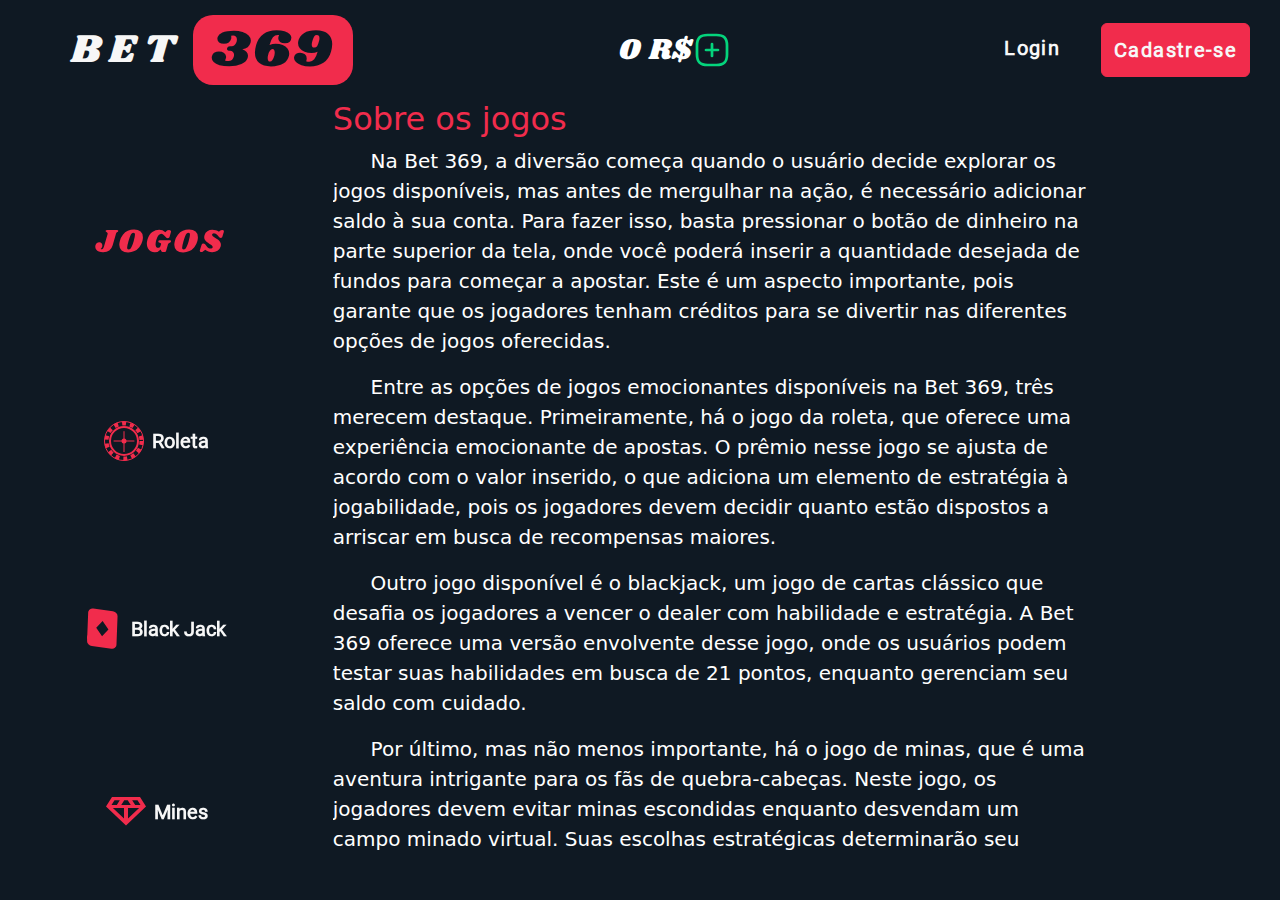
<file: html/sobreosjogos.html>
<!DOCTYPE html>
<html lang="pt-br">

<head>
    <meta charset="UTF-8">
    <meta name="viewport" content="width=device-width, initial-scale=1.0">
    <link rel="stylesheet" href="../Bootstrap/bootstrap.min.css">
    <link rel="stylesheet" href="../css/mines.css">
    <link rel="stylesheet" href="../css/style.css">
    <link rel="stylesheet" href="../css/sobrenos.css">
    <script defer src="../js/mines.js"></script>
    <script defer src="../js/money.js"></script>
    <title>Sobre os jogos</title>
</head>

<body>
    <header class="navbar navbar-expand-lg ">
        <div class="container-fluid">

            <a href="../index.html" class="home d-flex align-items-center justify-content-around">
                <div class="bet">B E T</div>
                <div class="quadmn d-flex justify-content-center align-items-center"><div class="mn d-flex"> 3 <div>69</div></div></div>
            </a>    

            <div class="money d-flex align-items-center">
                <div class="atu-money">0.00</div>
                <div class="rs d-flex justify-content-center align-items-center">R$</div>
                <div href="https://google.com">
                    <svg width="34" height="34" viewBox="0 0 34 34" fill="none" xmlns="http://www.w3.org/2000/svg">
                    <path d="M11 17H23" stroke="#04D47C" stroke-width="2.73906" stroke-linecap="round" stroke-linejoin="round"/>
                    <path d="M17 23V11" stroke="#04D47C" stroke-width="2.73906" stroke-linecap="round" stroke-linejoin="round"/>
                    <path d="M12.5 32H21.5C29 32 32 29 32 21.5V12.5C32 5 29 2 21.5 2H12.5C5 2 2 5 2 12.5V21.5C2 29 5 32 12.5 32Z" stroke="#04D47C" stroke-width="2.73906" stroke-linecap="round" stroke-linejoin="round"/>
                    </svg>

                </div>
            </div>
            <div class="cadastro-loginn">
                <a class="login" href="./login.html">Login</a>
                <a href="./cadastro.html"><button type="button" class="cadastro btn btn-pink">Cadastre-se</button></a>
            </div>
        </div>
    </header>
    <div class="sidebar d-flex flex-column just align-items-center justify-content-around">
        <h1 class="title-jogos">JOGOS</h1>
        <a href="../html/Roleta2.html" class="roleta d-flex align-items-center">
            <svg xmlns="http://www.w3.org/2000/svg" width="40" height="40" viewBox="0 0 40 40" fill="none">
                <circle cx="20" cy="20" r="19.5" stroke="#F12C4C" />
                <circle cx="20" cy="20" r="14" stroke="#F12C4C" stroke-width="2" />
                <circle cx="20" cy="20" r="17.5" stroke="#F12C4C" stroke-width="4" stroke-dasharray="4 4" />
                <path d="M20 10.625L20 30.625" stroke="#F12C4C" stroke-linecap="round" />
                <path d="M10 20L30 20" stroke="#F12C4C" stroke-linecap="round" />
                <circle cx="20" cy="20" r="2.5" fill="#F12C4C" />
            </svg>
            <div class="title-games mx-2">Roleta</div>
        </a>
        <div class="black-jack d-flex align-items-center">
            <svg class="more-cartas" xmlns="http://www.w3.org/2000/svg" width="18" height="20" viewBox="0 0 18 20"
                fill="none">
                <path
                    d="M4.992 15.3056L2.92867 14.4423C1.63649 13.9747 0.761138 13.1739 0.302621 12.0401C-0.155896 10.9062 -0.0933706 9.78243 0.490196 8.66872L4.992 0.25116V15.3056ZM14.996 20C13.6204 20 12.4425 19.5684 11.4621 18.705C10.4817 17.8417 9.99233 16.8165 9.994 15.6294V2.73326L16.6842 18.5971C16.8092 18.8489 16.9134 19.0921 16.9968 19.3266C17.0802 19.5612 17.2261 19.7857 17.4345 20H14.996Z"
                    fill="#F12C4C" />
            </svg>
            <svg class="cartas" xmlns="http://www.w3.org/2000/svg" width="41" height="42" viewBox="0 0 41 42"
                fill="none">
                <path
                    d="M23.1908 27.8571L26.0669 18.8999L17.1884 13.612L14.3122 22.5691L23.1908 27.8571ZM18.0637 40.969C16.7716 41.3647 15.4794 41.3108 14.1872 40.8072C12.895 40.3035 12.0197 39.4942 11.5611 38.379L0.494211 11.9932C0.0356939 10.8781 0.0982183 9.77154 0.681785 8.67366C1.26535 7.57578 2.20323 6.82971 3.49541 6.43545L22.3154 0.499991C23.6076 0.104293 24.8898 0.158252 26.162 0.661867C27.4342 1.16548 28.2987 1.97486 28.7555 3.09001L39.885 29.4758C40.3435 30.591 40.281 31.6975 39.6974 32.7954C39.1138 33.8932 38.1759 34.6393 36.8838 35.0336L18.0637 40.969Z"
                    fill="#F12C4C" />
            </svg>
            <div class="title-games mx-2">Black Jack</div>
        </div>

        <a href="../html/Mines2.html" class="mines d-flex align-items-center">
            <svg class="bandeira" xmlns="http://www.w3.org/2000/svg" width="19" height="31" viewBox="0 0 19 31"
                fill="none">
                <path
                    d="M14.7564 7.998L2.32996 2.635V1.1625C2.32996 0.527 1.80183 0 1.16498 0C0.528124 0 0 0.527 0 1.1625V29.8375C0 30.473 0.528124 31 1.16498 31C1.80183 31 2.32996 30.473 2.32996 29.8375V23.6995L15.0981 17.4065H15.1136C17.6921 16.0735 19.0746 14.353 18.9969 12.5395C18.9192 10.726 17.4125 9.114 14.7564 7.998Z"
                    fill="#F12C4C" />
            </svg>
            <svg class="diamante-icon" xmlns="http://www.w3.org/2000/svg" width="40" height="29" viewBox="0 0 40 29"
                fill="none">
                <path
                    d="M20 28.4627L0 9.48755L6 0H34L40 9.48755L20 28.4627ZM15.25 7.9063H24.75L21.75 3.16252H18.25L15.25 7.9063ZM18 21.6237V11.0688H6.9L18 21.6237ZM22 21.6237L33.1 11.0688H22V21.6237ZM29.2 7.9063H34.5L31.5 3.16252H26.2L29.2 7.9063ZM5.5 7.9063H10.8L13.8 3.16252H8.5L5.5 7.9063Z"
                    fill="#F12C4C" />
            </svg>
            <div class="title-games mx-2">Mines</div>
        </a>
    </div>
    </div>

    <div class="tela d-flex flex-wrap float-end">
        <div class="container-sobre">
            <h2 class="titulo-sobre">Sobre os jogos</h2>
            <p class="text-sobre text-white">Na Bet 369, a diversão começa quando o usuário decide explorar os jogos disponíveis, mas antes de mergulhar na ação, é necessário adicionar saldo à sua conta. Para fazer isso, basta pressionar o botão de dinheiro na parte superior da tela, onde você poderá inserir a quantidade desejada de fundos para começar a apostar. Este é um aspecto importante, pois garante que os jogadores tenham créditos para se divertir nas diferentes opções de jogos oferecidas.</p>

            <p class="text-sobre text-white">Entre as opções de jogos emocionantes disponíveis na Bet 369, três merecem destaque. Primeiramente, há o jogo da roleta, que oferece uma experiência emocionante de apostas. O prêmio nesse jogo se ajusta de acordo com o valor inserido, o que adiciona um elemento de estratégia à jogabilidade, pois os jogadores devem decidir quanto estão dispostos a arriscar em busca de recompensas maiores.</p>
            
            <p class="text-sobre text-white">Outro jogo disponível é o blackjack, um jogo de cartas clássico que desafia os jogadores a vencer o dealer com habilidade e estratégia. A Bet 369 oferece uma versão envolvente desse jogo, onde os usuários podem testar suas habilidades em busca de 21 pontos, enquanto gerenciam seu saldo com cuidado.</p>
            
            <p class="text-sobre text-white">Por último, mas não menos importante, há o jogo de minas, que é uma aventura intrigante para os fãs de quebra-cabeças. Neste jogo, os jogadores devem evitar minas escondidas enquanto desvendam um campo minado virtual. Suas escolhas estratégicas determinarão seu sucesso e recompensas.</p>
            
            <p class="text-sobre text-white">Todos esses jogos na Bet 369 são criados com o intuito de proporcionar diversão e desafio, além de servirem como uma excelente oportunidade para os usuários explorarem as capacidades do Bootstrap e JavaScript, enquanto simulam a experiência de uma casa de apostas fictícia. Lembrando, mais uma vez, que a Bet 369 é uma plataforma educativa e não envolve dinheiro real, garantindo que o foco principal seja o aprendizado e a diversão.</p>
            
        </div>
    </div>



    <div class="add-money d-flex justify-content-around align-items-center flex-column">
        <div class="money-title">Adicionar dinheiro</div>
        <div class="money-add btn vt btn-buy d-flex justify-content-center align-items-center">+25R$</div>
        <div class="money-add btn cqu btn-buy d-flex justify-content-center align-items-center">+50R$</div>
    </div>

    <audio class="diamante-sound" src="../sounds/Diamante.mp3"></audio>
    <audio class="bomba-sound" src="../sounds/Bomb.mp3"></audio>
</body>

</html>
</file>
<file: css/mines.css>
.container-mines{
    width: 550px;
    height: 550px;
    display: flex;
    flex-wrap: wrap;
    flex-shrink: 0;  
}


.carta{
    cursor: pointer;
    margin: 5px;
    z-index: 2;
    width: 100px;
    height: 100px;
    background-image: url("../imgs/3.png");
}

.diamante{
    margin: 5px;
    width: 100px;
    height: 100px;
    transform: rotatey(180deg);
    transition: 0.2s linear;
    background-image: url("../imgs/1.png");
}


.bomba{
    margin: 5px;
    z-index: 2;
    width: 100px;
    height: 100px;
    background-image: url("../imgs/3.png");
}

.explode{
    transition: 0.2s ease-in-out;
    transform: rotatey(180deg);
    background-image: url("../imgs/2.png");
}


.win{
    position: fixed;
    top: calc(50vh - height);
    left: 35vw;
    color: #F12C4C;
    font-family: Shrikhand;
    font-size: 200px;
    z-index: 5;
    font-style: normal;
    font-weight: 400;
    line-height: normal;
    text-shadow: 0px 0px 100px #D06879;
}

.winn{
    transition-delay: 2s;
    transition: 0.5s ease-in-out;
    opacity: 0;
}

.winm{
    transition: 0.2s ease-in-out;
    opacity: 5;
}


.porc{
    margin-left: 10px;
    cursor: pointer;
    background: #252F38;
    width: 350px;
    height: 90px;
    flex-shrink: 0;
    color: #FFF;
    text-align: center;
    font-family: Shrikhand;
    font-size: 25px;
    font-style: normal;
    font-weight: 400;
    line-height: 50px; /* 155.556% */
}

.em{
    background-color: #F12C4C; 
 }


.button{
    width: 225px;
    height: 175px;
    flex-shrink: 0;
    cursor: pointer;
    transition: 0.5s ease-in-out;
    position: relative;
    border-radius: 10px;
    height: 5rem;
    color: #F7F7F7;
    text-align: center;
    font-family: Shrikhand;
    font-size: 40px;
    font-style: normal;
    font-weight: 400;
    line-height: 70px; /* 175% */
    letter-spacing: 2px;
}

.dindin{
    flex-shrink: 0;
    transition: 0.5s ease-in-out;
    border-radius: 10px;
    height: 5rem;
    color: #F7F7F7;
    text-align: center;
    font-family: Shrikhand;
    font-size: 30px;
    font-style: normal;
    font-weight: 400;
    line-height: 70px; /* 175% */
    letter-spacing: 2px;
}

.dinheiro-retirada{
    flex-shrink: 0;
    transition: 0.5s ease-in-out;
    position: relative;
    border-radius: 10px;
    height: 5rem;
    color: #F7F7F7;
    text-align: center;
    font-family: Shrikhand;
    font-size: 30px;
    font-style: normal;
    font-weight: 400;
    line-height: 70px; /* 175% */
    letter-spacing: 2px;
}

@media (max-width: 1030px) {
    body{
        overflow-y: auto;
        height: 1000px;
    }

    .container-mines{
        max-width: 300px;
        max-height: 300px;
        position: fixed;
        left: 50px;
    }
    .carta,.diamante,.bomba{
        max-width: 50px;
        max-height: 50px;
        background-size: 100%;
    }

    .porc-de-vitoria{
        bottom: 5px;
        right: 50px;
        max-width: 100vw;   
        bottom: 5px;
        right: 50px;
        flex-direction: row !important;
     }
    .dindin{
        position: fixed;
        top: 220px;
    }

    .Retirar{
        width: 90vw;
        height: 50px;
        display: flex;
        align-items: center;
        justify-content: center;
        position: fixed;
        bottom: 10px !important ;
        left: 5vw;

    }

    .vinte,.cinquenta,.sessenta{
        display: none !important;
    }
}
</file>
<file: css/style.css>
*{
    padding: 0;
    margin: 0;
}

a{
    text-decoration: none;
    color: #f7f7f7;
}

@font-face {
    font-family: Shrikhand;
    src: url("../fonts/Shrikhand-Regular.ttf");
 }
 @font-face {
    font-family: Roboto;
    src: url("../fonts/Roboto-Regular.ttf");
 }


body{
    width: 100vw;
    background: #0F1923;
    overflow-x: hidden;
    overflow-x: hidden;
}

.login,.cadastro{
    margin-inline: 18px;
    color: #F7F7F7;
    text-align: center;
    font-family: Roboto;
    font-size: 20px;
    font-style: normal;
    font-weight: 600;
    line-height: 40px; /* 259.259% */
    letter-spacing: 1.35px;
}

.atu-money{
    margin-right: 15px;
    color: #FFF;
    text-align: center;
    font-family: Shrikhand;
    font-size: 30px;
    font-style: normal;
    font-weight: 400;
    line-height: 70px; /* 155.556% */
}

.sidebar{
    width: 22vw;
    height: 84vh;
    position: fixed;
    left: 20px;
    bottom: 0px;
    border-radius: 20px 20px 5px 0px;
}

.title-jogos{
    color: #F12C4C;
    text-align: center;
    font-family: Shrikhand;
    font-size: 33px;
    font-style: normal;
    font-weight: 400;
    line-height: normal;
    letter-spacing: 3.3px;
}

.title-games{
    color: #F7F7F7;
    font-family: Roboto;
    font-size: 20px;
    font-style: normal;
    font-weight: 700;
    line-height: normal;
}

.roleta{
    cursor: pointer;
}

.roleta:hover > :not(div){
    animation: girar 1s infinite ease-in-out;
}


.roleta-add{
    cursor: pointer;
}

.roleta-add:hover div svg{
    animation: girar 1s infinite ease-in-out;
}

@keyframes girar {
    0%{
        transform: rotate(0deg);
    }
    100%{
        transform: rotate(360deg);
    }
}

.more-cartas{
    margin-top: 16px;
}

.cartas{
    margin-left: -23px;
    rotate: 25deg;
    transition: 0.2s linear;
}

.black-jack{
    cursor: pointer;
}

.black-jack:hover > :not(.title-games,.more-cartas){
    transition: 0.2s linear;
    margin-left: -8px;
    rotate: 0deg;
}

.bandeira{
    left: 9.5vw;
    margin-bottom: 100px;
    position: fixed;
    opacity: 0;
    transition: 0.2s linear;
}

.mines{
    cursor: pointer;
}

.mines:hover > :not(.title-games,.diamante-icon,.diamante){
    margin-bottom: 58px;
    opacity: 1;
}

.tela{
    width: 74vw;
    height: 84vh;
    overflow-y: auto;
    overflow-x: hidden;
}

.tela::-webkit-scrollbar{
    width: 0px;
}

.manuel-gomes{
    height: 430px;
    width: 950px;
    border-radius: 20px;
    background: #252F38;
}

.sub-adds{
    width: 70vw;
    margin-top: 10px;
}

.cristiano{
    width: 360px;
    height: 500px;
}

.roleta-title{
    margin-right: 15px;
    width: 250px;
    height: 300px;
}

.cristiano-add{
    width: 360px;
    height: 360px;
    margin-top: -40px;
    border-radius: 40px;
    background: #252F38;
}

.manuel{
    display: flex;
    flex-shrink: 1;
}

.cristiano-carta{
    z-index: 1;
    margin-bottom: -40%;
    margin-right: -60%;
}

.cristiano-title{
    color: #FFF;
    text-align: center;
    font-family: Roboto;
    font-size: 30px;
    font-style: normal;
    font-weight: 700;
    line-height: normal;
    margin-bottom: -50px;
}

.manuel-title{
    color: #F7F7F7;
    text-align: center;
    font-family: Shrikhand;
    font-size: 37px;
    font-style: normal;
    font-weight: 400;
    line-height: 43px; /* 116.216% */
    letter-spacing: 0.555px;
}

.home{
    width: 300px;
    height: 84px;
    margin-left: 50px;
    transition: 0.2s linear;
}

.title-roleta{
    color: #F7F7F7;
    text-align: center;
    font-family: Shrikhand;
    font-size: 40px;
    font-style: normal;
    font-weight: 400;
    line-height: 61px; /* 129.787% */
    letter-spacing: 4px;
    margin-bottom: 80px;
}

.roleta-add{
    width: 95%;
    height: 400px;
    border-radius: 50px;
    background-color: #252F38;
}

.title-add{
color: #F7F7F7;
font-family: Roboto;
font-size: 30px;
font-style: normal;
font-weight: 700;
line-height: normal;
}

.off{
    opacity: 0;
    display: none;
}

.on{
    opacity: 1;
    transition: 0.2s ease-in-out;
}


.bet{
    color: #F7F7F7;
    text-align: center;
    font-family: Shrikhand;
    font-size: 40px;
    font-style: normal;
    font-weight: 400;
    line-height: normal;
}

.quadmn{
    width: 160px;
    height: 70px;
    flex-shrink: 0;
    border-radius: 20px;
    background: #F12C4C;
}

.mn{
    color: #0F1923;
    text-align: center;
    font-family: Shrikhand;
    font-size: 53px;
    font-style: normal;
    font-weight: 400;
    line-height: normal;
    letter-spacing: 3px;
}

.home:hover .mn div{
    transition: 0.2s ease-in-out;
    font-size: 58px;
    color: #04D47C;
}

.home:hover{
    transition: 0.2s linear;
    background: #252F38;
    border-radius: 20px;
}


.mn div{
    transition: 0.2s ease-in-out;
}

.add-money{
    z-index: 5;
    border-radius: 40px;
    background: rgba(37, 47, 56, 0.95);
    width: 350px;
    height: 450px;
    position: fixed;
    top: -500px;
    left: calc(50vw - 150px);
    transition: 0.2s ease-in;
}

.add-money-on{
    top: 100px;
    left: calc(50vw - 150px);
    transition: 0.2s ease-out;
}

.money-title{
    color: #F7F7F7;
    text-align: center;
    font-family: Shrikhand;
    font-size: 40px;
    font-style: normal;
    font-weight: 400;
    line-height: normal;
}

.rs{
    margin-left: -10px;
    width: 50px;
    color: #FFF;
    text-align: center;
    font-family: Shrikhand;
    font-size: 30px;
    font-style: normal;
    font-weight: 400;
    line-height: 70px; 
}


.money-add{
    width: 250px;
    height: 75px;
    flex-shrink: 0;
    color: #F7F7F7;
    text-align: center;
    font-family: Shrikhand;
    font-size: 48px;
    font-style: normal;
    font-weight: 400;
    line-height: normal;

}

.money{
    cursor: pointer;
}

footer {
    position: relative;
    bottom: 0;
}

.titulo-rogerguedes{
    color: #F12C4C !important;
}

@media (max-width: 1030px) {
     .sidebar{
      display: none !important;
    }
    body{
        display: flex ;
        align-items: center;
        justify-content: space-between;
        flex-direction: column;
    }
    .manuel-gomes{
        flex-direction: column;
        align-items: center;
        justify-content: space-around;
        max-width: 100vw;
        max-height: 550px;
    }
    .cristiano{
        max-width: 20px;
        max-height: 200px;
    }
    .cristiano-carta{
        max-width: 50px;
        margin-bottom: -75px;
        margin-left: 60px;
    }
    .cristiano-add{
        max-width: 150px;
        max-height: 150px;
    }
    .cristiano-add img{
        max-width: 150px;
        max-height: 150px;
    }
    .sub-adds{
        max-width: 100vw;
        min-width: 100vw;
        max-height: 250px;
        display: flex;
        align-items: center;
        justify-content: space-around;
    }
    .tela{
        min-width: 100vw;
        max-width: 100vw;
    }
    .cristiano-title{
        display: none !important;
    }
    
    .home{
        z-index: 11;
    }
    .container-fluid{
        flex-direction: column !important;
    }
    .play{
        position: relative;
        margin-top: 300px;
    }
    .vinte,.cinquenta,.sessenta{
        width: 100px;
        font-size: 18px;
        line-height: 20px;
        letter-spacing: 2px;
        font-weight: lighter;
        font-family: roboto;
    }
    .button{
        position: fixed;
        bottom: 200px;
        right: 100px;
    }
    .money{
        z-index: 10;
    }
    .cadastro-loginn{
        z-index: 11;
    }
  }
</file>
<file: css/sobrenos.css>
*{
    margin: 0;
    padding: 0;
    box-sizing: border-box;
}

body{
    margin: 0;
    padding: 0;
}

.titulo-sobre {
    color: #F12C4C;
}

.container-sobre {
    width: 80%;
}

p {
    font-size: 20px;
    text-indent: 1cm;
    word-wrap: break-word !important;
}

@media (max-width:500px) {
    h1{
        color: aqua !important;
    }
}
</file>
<file: css/styleBJ.css>
@font-face {
    font-family: Shrikhand;
    src: url("../fonts/Shrikhand-Regular.ttf");
 }
 @font-face {
    font-family: Roboto;
    src: url("../fonts/Roboto-Regular.ttf");
 }



* {
    margin: 0;
    padding: 0;
    box-sizing: border-box;
}

body{
    background: #0F1923;
    color: #F7F7F7;
}

.blackjack {
    display: flex;
    justify-content: center;
    align-items: center;
    flex-direction: column;
    margin-right: 150px;
}

h1 {
    font-size: 40px;
    /* font-family: ; */
}

#dealer-cards {
    position: relative;
}


#dealer-cards img{
    height: 175px;
    width: 125px;
    margin: 1px;

    border-radius: 10px;
}

#your-cards img{
    height: 175px;
    width: 125px;
    margin: 1px;

    border-radius: 10px;
}

.buttons  #stay{

    border-radius: 10px 55px 55px 10px;
    background: #F12C4C;  
    color: #F7F7F7;
    width: 110px;
    height: 40px;
    font-family: Shrikhand;

    font-size: 25px;
}

.buttons #hit {

    border-radius: 55px 10px 10px 55px;
    background: #F12C4C;  
    color: #F7F7F7;
    width: 110px;
    height: 40px;
    font-family: Shrikhand;


    font-size: 25px;
}

#results {
    color: #F7F7F7;
}

.actions {
    display: flex;
    justify-content: end;
    align-items: end;

}

#reloadPg {
    
    border-radius: 55px 55px 55px 55px;
    background: #F12C4C;  
    color: #F7F7F7;
    width: 240px;
    height: 40px;

    font-size: 25px;
}

.play {
    z-index: 5;
    align-items: center;
    position: relative;
    right: 300px;
}

.principal {
    width: 1000px;
}

.buttonbj {
    width: 100%;
    font-family: Shrikhand;
    font-size: 25px;
}

.buttonbj button {
    background: none;
    color: #F7F7F7;
    border: none;
}

#front {
    transform: rotateY(-180);
    background-image: url(../imgs/cards/BACK.png);
    transition: 0.2s ease-in-out;
    transition-delay: 0.1s;
}



.rotacao-cards {
    animation: rotacao 0.5s;
}

@keyframes rotacao {
    0% {
        transform: rotateY(-180deg);
    }
    50% {
        transform: rotateY(-90deg);
    }
    100% {
        transform: rotateY(0deg);
    }
}

.atu-money{
    margin-right: 15px;
    color: #FFF;
    text-align: center;
    font-family: Shrikhand;
    font-size: 30px;
    font-style: normal;
    font-weight: 400;
    line-height: 70px; /* 155.556% */
}

.add-money{
    z-index: 5;
    border-radius: 40px;
    background: rgba(37, 47, 56, 0.95);
    width: 350px;
    height: 450px;
    position: fixed;
    top: -500px;
    left: calc(50vw - 150px);
    transition: 0.2s ease-in;
}

.add-money-on{
    top: 100px;
    left: calc(50vw - 150px);
    transition: 0.2s ease-out;
}

.money-title{
    color: #F7F7F7;
    text-align: center;
    font-family: Shrikhand;
    font-size: 40px;
    font-style: normal;
    font-weight: 400;
    line-height: normal;
}

.rs{
    margin-left: -10px;
    width: 50px;
    color: #FFF;
    text-align: center;
    font-family: Shrikhand;
    font-size: 30px;
    font-style: normal;
    font-weight: 400;
    line-height: 70px; 
}


.money-add{
    width: 250px;
    height: 75px;
    flex-shrink: 0;
    color: #F7F7F7;
    text-align: center;
    font-family: Shrikhand;
    font-size: 48px;
    font-style: normal;
    font-weight: 400;
    line-height: normal;

}

.money{
    cursor: pointer;
}

@media (max-width: 1030px) {
    h1 {
        font-size: 20px;
        /* font-family: ; */
    }
    .principal{
        position: fixed;
        bottom: 100px !important;
        right: 50px;
        flex-shrink: 1 !important;
    }
    .play{
        position: fixed;
        bottom: 100px !important;
        right: 50px;
        display: flex;

    }
}

@media (max-width: 750px) {

    .tela{
        min-width: 100vw !important; 
    }
    .principal{
        position: fixed;
        bottom: 100px !important;
        left: 0px !important;
        flex-shrink: 1 !important;
    }
    .blackjack{
        position: relative;
        left: 5vw ;
        bottom: 0px;
        max-width: 500px !important;
    }
    .quinze,.seteEcinquenta,.cincoR{
        max-width: 150px;
        font-family: roboto !important;
        font-size: 20px !important;
    }
    
    #front {
        max-width: 90px;
        max-height: 130px;
    }

    img{
        margin: 5px;
        max-width: 90px;
        max-height: 130px;
    }
}

@media (max-width: 720px) {
    .blackjack{
        max-width: 300px !important;
        position: relative;
        left: 0;
    }
    .porc-de-vitoria{
        display: flex;
        flex-direction: row;
        position: fixed;
        bottom: 5px;
        left: 10vw;
    }
    .quinze,.seteEcinquenta,.cincoR{
        margin-inline: 10px;
        max-width: 25vw;
        max-height: 50px;
        font-family: roboto !important;
        font-size: 20px !important;
    }
}
</file>
<file: css/registro.css>
*{
    margin: 0;
    padding: 0;
    box-sizing: border-box;
}

@font-face {
    font-family: Shrikhand;
    src: url("../fonts/Shrikhand-Regular.ttf");
 }
 @font-face {
    font-family: Roboto;
    src: url("../fonts/Roboto-Regular.ttf");
 }

body{
    background: #0F1923;
    font-family: Roboto;
}

.formulario {
    display: flex;
    justify-content: center;
    align-items: center;
    height: 100vh;
    width: 100vw;
}

fieldset {
    width: 25vw; 
    border: 2px solid #F12C4C;
    border-radius: 5px;
    padding: 10px;
    text-align: center;
}

form {
    display: flex;
    flex-direction: column;
    align-items: center;
    justify-content: center;
}

label{
    color: #F12C4C;
}
.center-div {
    text-align: center;
}


h1 {
    font-size: 2rem;
    color: aliceblue;
}

button{
    background-color: #bd4f61 !important;
    border-color: #bd4f61 !important;
}
</file>
<file: css/Roleta.css>
.spin{
    transition: 0.2s ease-in-out;
    max-width: 500px;
}

.um{
    transition: 9s ease-in-out;
    transform: rotate(4920deg);
}

.dois{
    transition: 9s ease-in-out;
    transform: rotate(4860deg);
}

.tres{
    transition: 9s ease-in-out;
    transform: rotate(4080deg);
}

.quatro{
    transition: 9s ease-in-out;
    transform: rotate(5040deg);
}

.cinco{
    transition: 9s ease-in-out;
    transform: rotate(5100deg);
}

.seis{
    transition: 9s ease-in-out;
    transform: rotate(5160deg);
}

.button{
    width: 225px;
    height: 175px;
    flex-shrink: 0;
    cursor: pointer;
    transition: 0.5s ease-in-out;
    position: relative;
    border-radius: 10px 60px 60px 10px;
    height: 5rem;
    color: #F7F7F7;
    text-align: center;
    font-family: Shrikhand;
    font-size: 40px;
    font-style: normal;
    font-weight: 400;
    line-height: 70px; /* 175% */
    letter-spacing: 2px;
}

.spintest{
    display: flex;
    align-items: center;
}

.win{
    position: fixed;
    top: calc(50vh - height);
    left: 35vw;
    color: #F12C4C;
    font-family: Shrikhand;
    font-size: 200px;
    z-index: 5;
    font-style: normal;
    font-weight: 400;
    line-height: normal;
    text-shadow: 0px 0px 100px #D06879;
}

.winn{
    transition-delay: 2s;
    transition: 0.5s ease-in-out;
    opacity: 0;
}

.winm{
    transition: 0.2s ease-in-out;
    opacity: 5;
}


.porc{
    cursor: pointer;
    background: #252F38;
    width: 340px;
    height: 78px;
    flex-shrink: 0;
    color: #FFF;
    text-align: center;
    font-family: Shrikhand;
    font-size: 40px;
    font-style: normal;
    font-weight: 400;
    line-height: 70px; /* 155.556% */
}

.porc-de-vitoria{
    cursor: auto;
}

.em{
   background-color: #F12C4C; 
}

.cqa{
    fill: #F12C4C;
}

.mena{
    fill: #04D47C;
}

.not{
    z-index: 15;
    position: fixed;
    width: 100vw;
    height: 100vh;
    top: 0;
    left: 0;
}

.none{
    display: none;
}


@media (max-width: 1045px) {
    .spin{
        width: 300px !important;
        margin-bottom: -150px;
    }
    .arrow{
        width: 100px;
        margin-bottom: -150px;
    }
    .button{
        position: fixed;
        bottom: 15px !important;
    }

}
@media (max-width: 1030px) {
    .spintest{
        display: flex;
        width: 100vw;
    }
    .spin{
        width: 300px;
        margin-bottom: -150px;
    }
    .arrow{
        width: 100px;
        margin-bottom: -150px;
    }
    .win{
        z-index: 100;
        left: 0px !important;
        font-size: 150px;
    }

}
</file>
